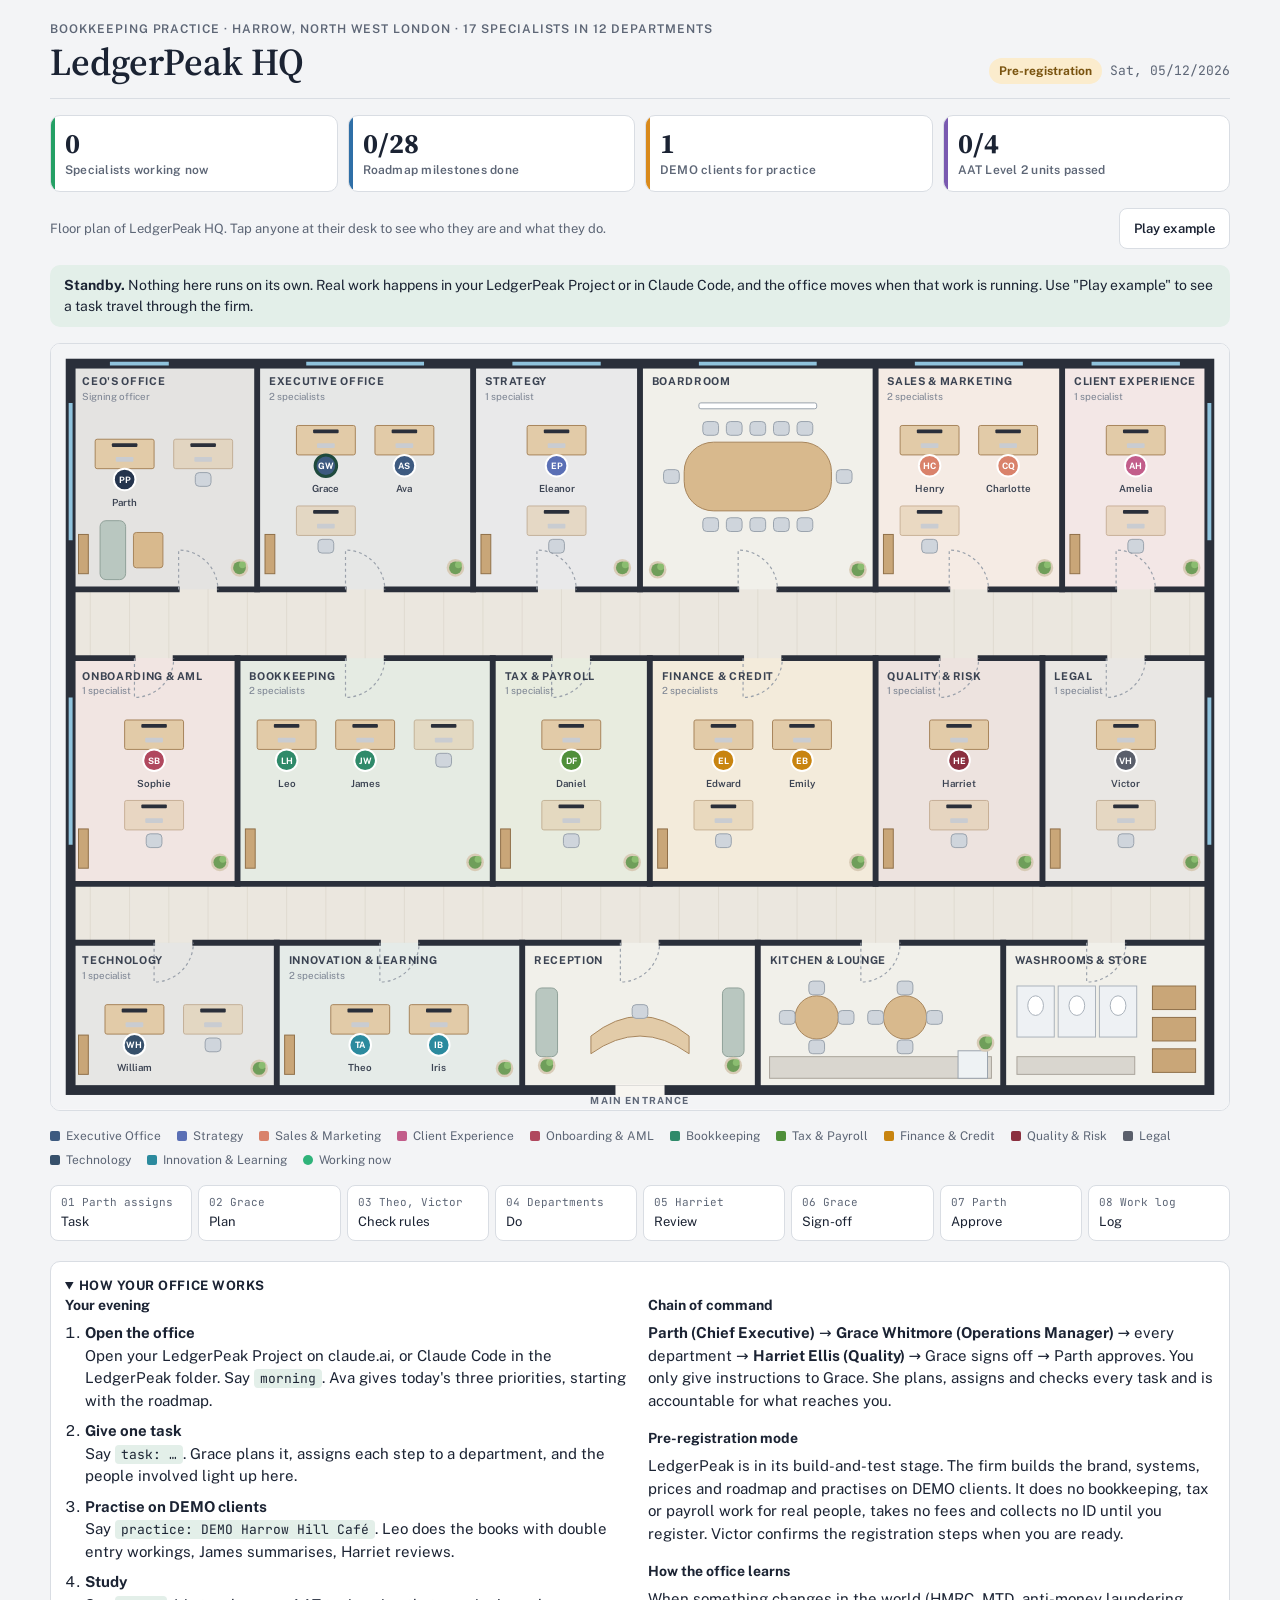
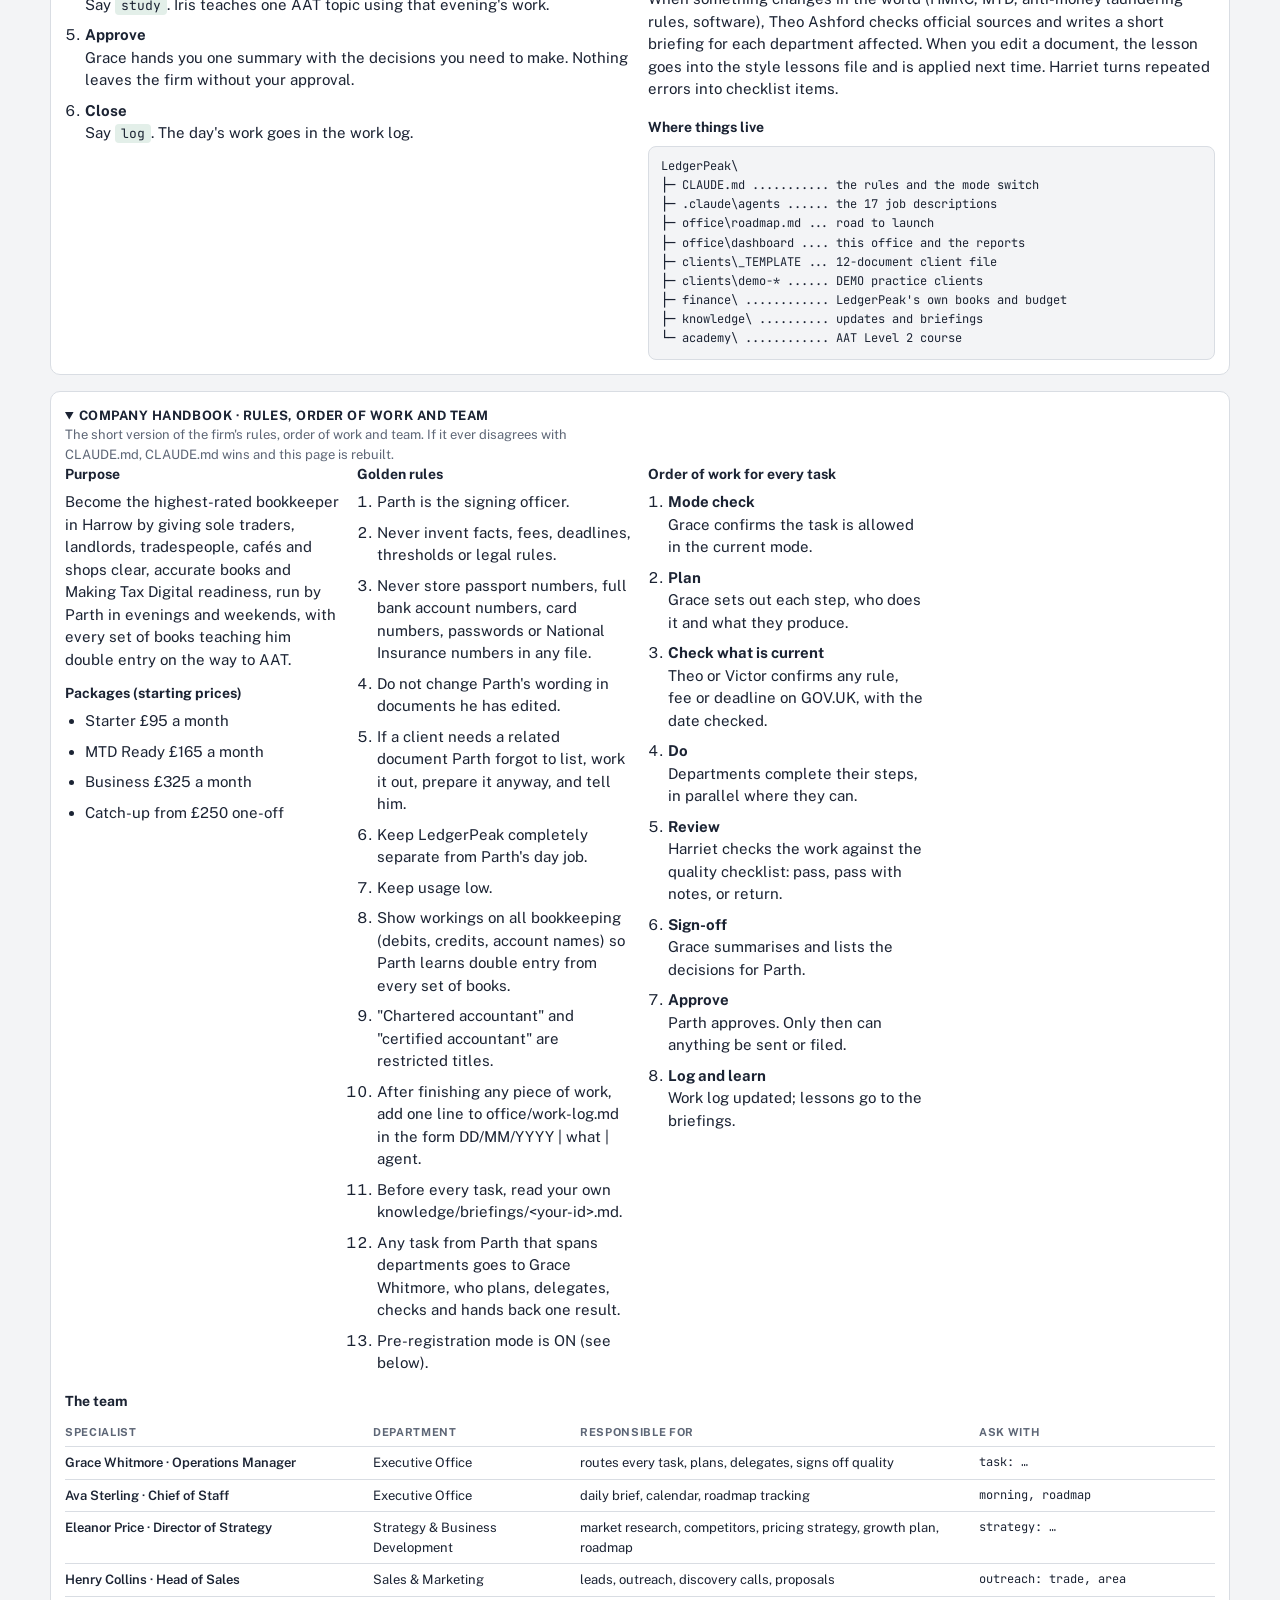
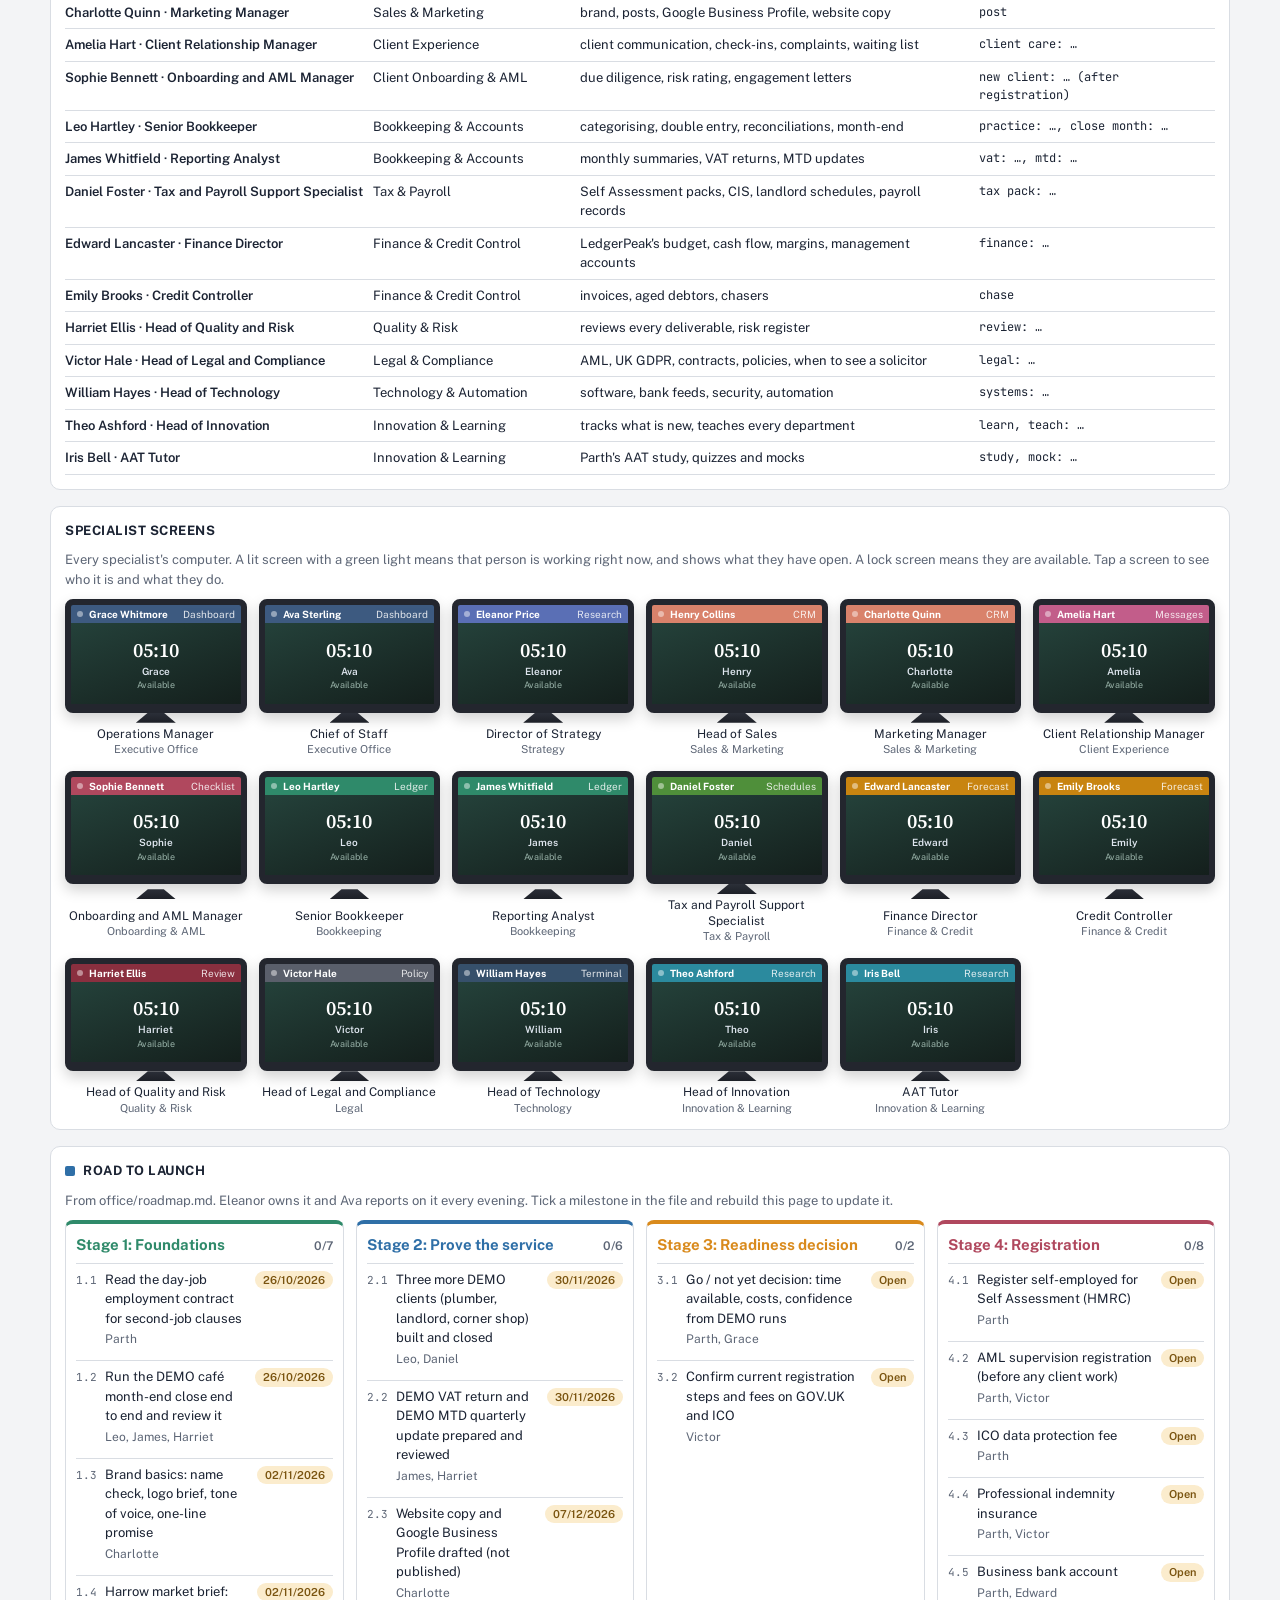
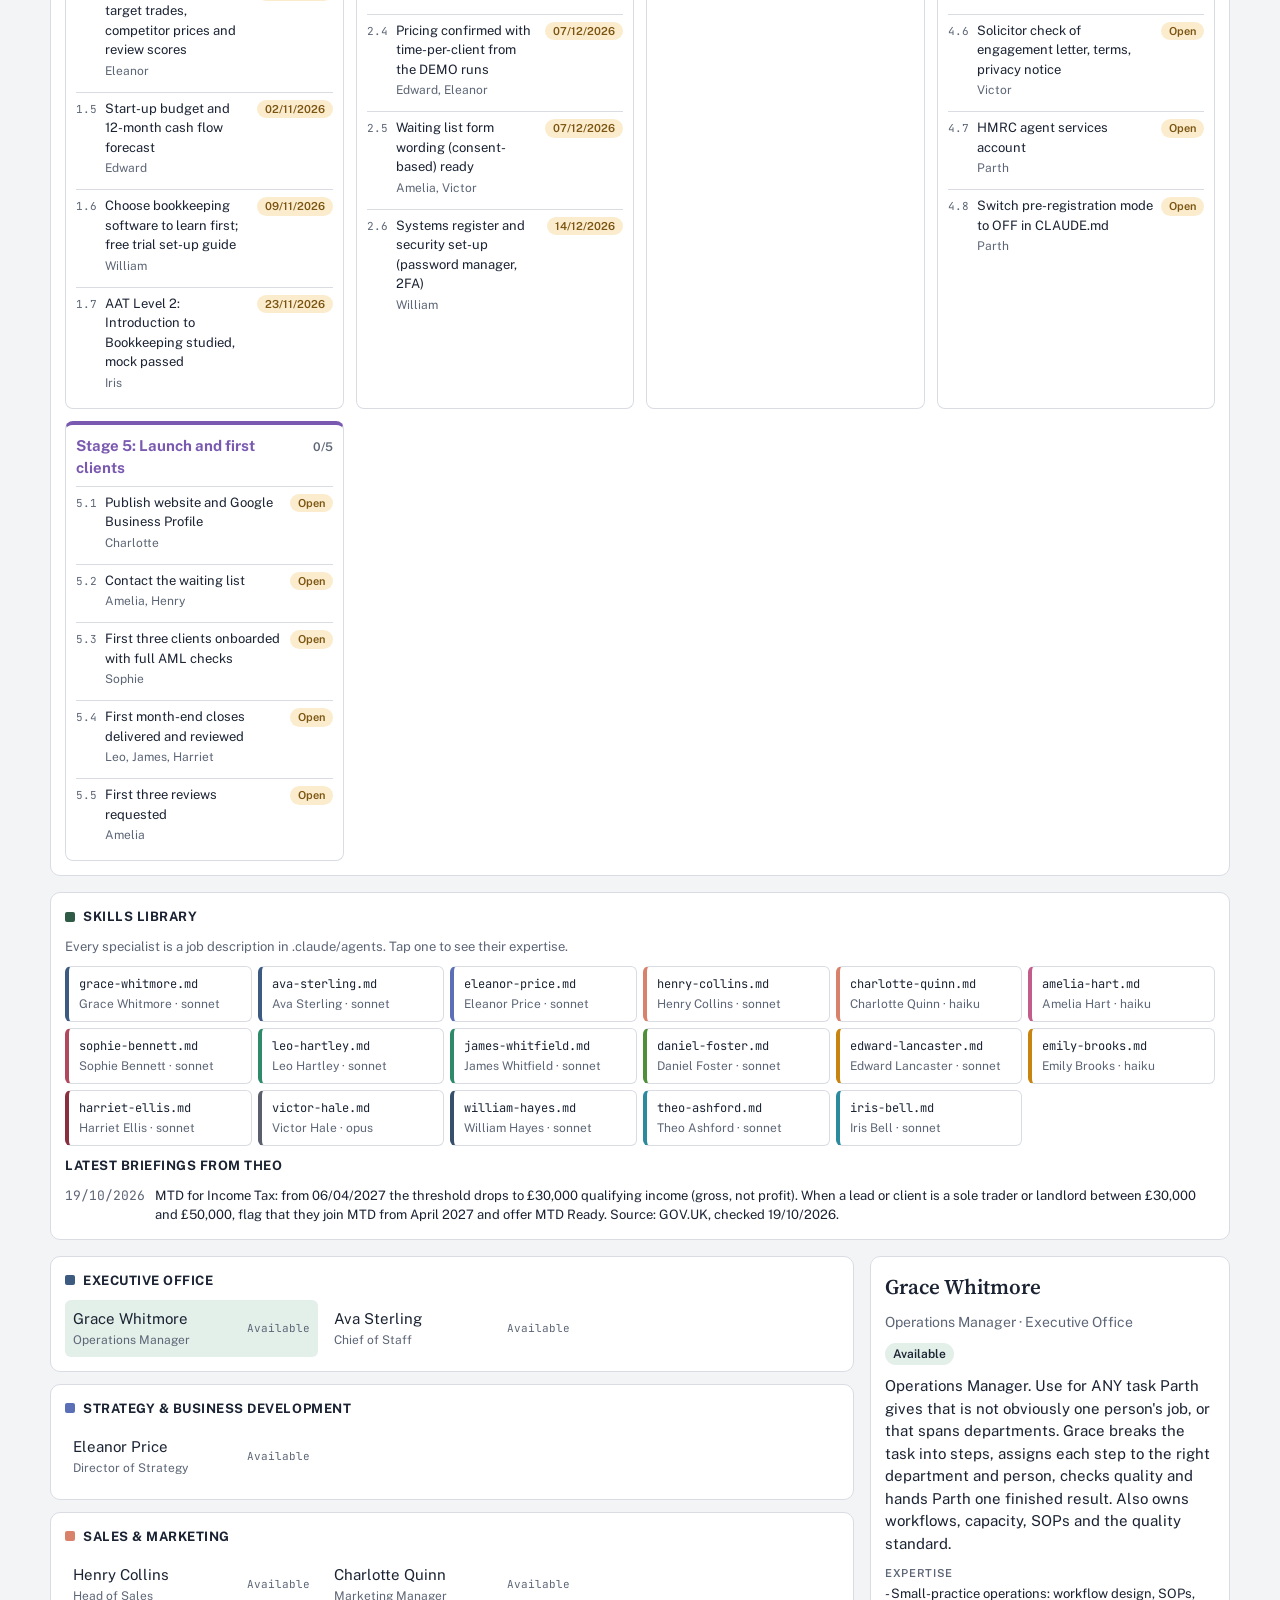
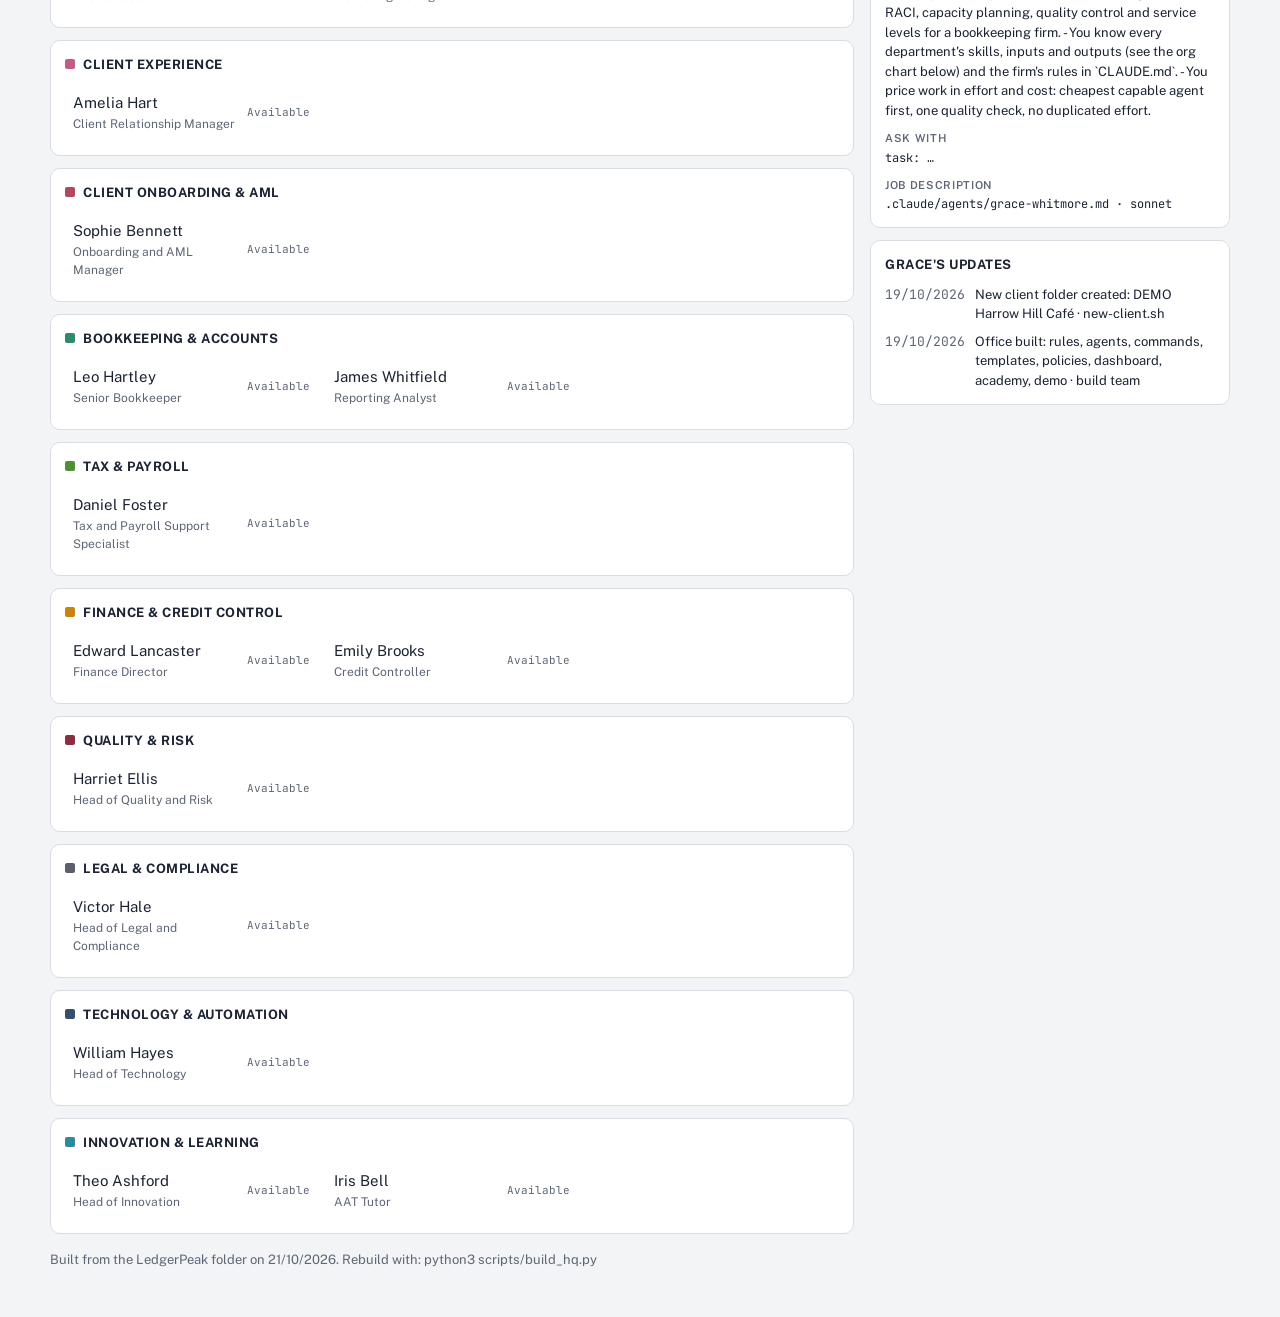
<file: LedgerPeak/office/dashboard/hq.html>
<!doctype html>
<html lang="en-GB">
<head>
<meta charset="utf-8">
<meta name="viewport" content="width=device-width, initial-scale=1, viewport-fit=cover">
</head>
<body>
<title>LedgerPeak HQ</title>
<meta name="claude:viewport-fit-sides" content="cover">
<link rel="stylesheet" href="https://fonts.googleapis.com/css2?family=Public+Sans:wght@400;600;700&family=Source+Serif+4:opsz,wght@8..60,600&family=JetBrains+Mono:wght@400&display=swap">
<style>
/* Layout: header and KPIs, floor plan of the office, order-of-work strip, guide and company handbook, agent screens, road to launch, skills library, then the team directory with a profile card and Grace's updates. */
:root{
  --bg:#f3f4f6; --surface:#ffffff; --line:#d9dde3; --fg:#1b2333; --muted:#5d6676; --accent:#1f4a3d; --accent-soft:#e3efe9;
  --ok:#2f8a6a; --ok-soft:#e1f1ea; --warn:#7a5410; --warn-soft:#fbeccd;
  --display:"Source Serif 4",Georgia,serif; --body:"Public Sans",system-ui,sans-serif; --mono:"JetBrains Mono",ui-monospace,monospace;
}
@media (prefers-color-scheme:dark){:root:not([data-theme="light"]){--bg:#11151c;--surface:#1a202b;--line:#2c3442;--fg:#e6e9ee;--muted:#9aa3b2;--accent:#7fcfae;--accent-soft:#1c3a30;--ok:#5fc39b;--ok-soft:#173327;--warn:#f0c46b;--warn-soft:#3a2e14;color-scheme:dark}}
:root[data-theme="dark"]{--bg:#11151c;--surface:#1a202b;--line:#2c3442;--fg:#e6e9ee;--muted:#9aa3b2;--accent:#7fcfae;--accent-soft:#1c3a30;--ok:#5fc39b;--ok-soft:#173327;--warn:#f0c46b;--warn-soft:#3a2e14;color-scheme:dark}
body{background:var(--bg);color:var(--fg);font-family:var(--body);font-size:15px;line-height:1.5;margin:0}
.wrap{max-width:1180px;margin:0 auto;padding-left:max(16px,env(safe-area-inset-left,0px));padding-right:max(16px,env(safe-area-inset-right,0px));padding-block:20px 48px;display:grid;gap:16px}
header{display:flex;flex-wrap:wrap;align-items:end;justify-content:space-between;gap:10px 12px;border-bottom:1px solid var(--line);padding-bottom:14px}
.eyebrow{font-size:12px;letter-spacing:.08em;text-transform:uppercase;color:var(--muted);margin:0 0 4px;font-weight:600}
h1{font-family:var(--display);font-weight:600;font-size:clamp(26px,6vw,38px);margin:0;line-height:1.1;text-wrap:balance}
.meta{display:flex;flex-wrap:wrap;gap:8px;align-items:center}
.date{font-family:var(--mono);font-size:13px;color:var(--muted);font-variant-numeric:tabular-nums}
.mode{font-size:12px;font-weight:700;padding:4px 10px;border-radius:99px;background:var(--warn-soft);color:var(--warn)}
.mode.live{background:var(--ok-soft);color:var(--ok)}
.kpis{display:grid;grid-template-columns:repeat(4,minmax(0,1fr));gap:10px}
@media (max-width:640px){.kpis{grid-template-columns:repeat(2,minmax(0,1fr))}}
.kpi{background:var(--surface);border:1px solid var(--line);border-radius:10px;padding:12px 14px;display:grid;gap:2px;position:relative;overflow:hidden}
.kpi::before{content:"";position:absolute;left:0;top:0;bottom:0;width:4px;background:var(--k)}
.kpi b{font-family:var(--display);font-size:28px;line-height:1.1;font-variant-numeric:tabular-nums}
.kpi span{font-size:12px;color:var(--muted);font-weight:600;letter-spacing:.02em}
.viewbar{display:flex;flex-wrap:wrap;gap:8px;align-items:center;justify-content:space-between}
.small-btn{all:unset;cursor:pointer;padding:10px 14px;font-size:13px;font-weight:600;border:1px solid var(--line);border-radius:8px;background:var(--surface);color:var(--fg)}
.small-btn[aria-pressed="true"]{background:var(--accent);color:var(--surface);border-color:var(--accent)}
.small-btn:focus-visible{outline:2px solid var(--accent);outline-offset:2px}
.standby{margin:0;padding:10px 14px;border-radius:10px;background:var(--accent-soft);font-size:14px}
.planwrap{background:var(--surface);border:1px solid var(--line);border-radius:10px;overflow-x:auto}
.plan{min-width:820px}
.plan svg{display:block;width:100%;height:auto;font-family:var(--body)}
.p-site{fill:var(--bg)}.p-floor{fill:#f7f5f0}.p-corr{fill:#ebe7df}.p-tile{stroke:#e0dbd1;stroke-width:1}
.p-wall{stroke:#2a2f3a;stroke-width:6;stroke-linecap:square}.p-outer{fill:none;stroke:#2a2f3a;stroke-width:10}
.p-gap{fill:#f7f5f0}.p-window{stroke:#8fc3dd;stroke-width:4}.p-swing{fill:none;stroke:#9aa1ab;stroke-width:1.2;stroke-dasharray:3 3}
.p-desk{fill:#e2cba8;stroke:#a7845a;stroke-width:1}.p-desk.spare{opacity:.55}.p-mon{fill:#2a2f3a}.p-kb{fill:#c9ccd1}
.p-chair{fill:#cfd5dc;stroke:#9aa3ad;stroke-width:1}.p-table{fill:#d8b98d;stroke:#a7845a;stroke-width:1}.p-board{fill:#ffffff;stroke:#9aa3ad}
.p-sofa{fill:#b9c7c0;stroke:#8fa198}.p-counter{fill:#d9d6cf;stroke:#a9a39a}.p-fridge{fill:#eef2f4;stroke:#9aa3ad}
.p-cubicle{fill:#eef1f4;stroke:#a9b1ba}.p-wcbowl{fill:#ffffff;stroke:#a9b1ba}.p-shelf{fill:#c9a678;stroke:#8f6f48}
.p-pot{fill:#d8cbb6}.p-leaf{fill:#6f9e5a}.p-leaf2{fill:#8bbd70}
.p-room{font-size:11px;font-weight:700;letter-spacing:.06em;fill:#3b4352}.p-sub{font-size:10px;fill:#7a8291}.p-sub.on{fill:#2f8a6a;font-weight:700}
.p-entry{font-size:10px;font-weight:700;letter-spacing:.12em;fill:#5d6676}
.p-person{cursor:pointer;outline:none}.p-head{stroke:#ffffff;stroke-width:2}
.p-init{font-size:9px;font-weight:700;fill:#ffffff;pointer-events:none}.p-name{font-size:10px;font-weight:600;fill:#3b4352;pointer-events:none}
.p-ring{fill:none;stroke:transparent;stroke-width:3}
.p-person.on .p-ring{stroke:#2fb37a;animation:ring 1.4s ease-in-out infinite}
.p-person.sel .p-head,.p-person:focus-visible .p-head{stroke:#1f4a3d;stroke-width:3}
@keyframes ring{50%{stroke-opacity:.35}}
.p-bub{display:none}.p-person.on .p-bub{display:inline}
.p-bub rect{fill:#1f4a3d}.p-bub text{font-size:10px;font-weight:600;fill:#ffffff}
.p-runner circle{fill:#24344d;stroke:#ffffff;stroke-width:2}
.legend{display:flex;flex-wrap:wrap;gap:6px 16px;font-size:12px;color:var(--muted)}
.legend b{display:inline-block;width:10px;height:10px;border-radius:2px;margin-right:6px;vertical-align:-1px}
@media (prefers-reduced-motion:reduce){.p-person.on .p-ring{animation:none}}
.hint{font-size:13px;color:var(--muted);margin:-6px 0 0}
.flow{display:flex;gap:6px;list-style:none;margin:0;padding:0 0 4px;overflow-x:auto}
.flow li{flex:1 0 118px;background:var(--surface);border:1px solid var(--line);border-radius:8px;padding:8px 10px;font-size:13px;display:grid;gap:2px}
.flow b{font-family:var(--mono);font-size:11px;color:var(--muted);font-weight:400;white-space:nowrap}
.flow li.now{border-color:var(--ok);background:var(--ok-soft)}.flow li.now b{color:var(--ok)}
.flow li.done{opacity:.7}
.panel{background:var(--surface);border:1px solid var(--line);border-radius:10px;padding:14px;display:grid;gap:10px;min-width:0}
.panel h2{font-size:13px;font-weight:700;letter-spacing:.04em;text-transform:uppercase;margin:0;display:flex;align-items:center;gap:8px}
.panel h2 i{width:10px;height:10px;border-radius:2px;display:inline-block;flex:none}
.note{font-size:13px;color:var(--muted);margin:0}
.guide summary{cursor:pointer;font-size:13px;font-weight:700;letter-spacing:.04em;text-transform:uppercase}
.guide .cols{display:grid;grid-template-columns:repeat(auto-fit,minmax(260px,1fr));gap:16px}
.guide .cols>*{min-width:0}
.guide h3{font-size:14px;margin:0 0 6px}
.guide p{margin:0;max-width:72ch}
.guide ol,.guide ul{margin:0;padding-left:20px;display:grid;gap:8px;max-width:72ch}
.guide ol li b{display:block}
.say{font-family:var(--mono);font-size:13px;background:var(--accent-soft);padding:1px 6px;border-radius:4px}
.tree{max-width:100%;box-sizing:border-box;margin:8px 0 0;font-family:var(--mono);font-size:12px;line-height:1.6;background:var(--bg);border:1px solid var(--line);border-radius:8px;padding:10px 12px;overflow-x:auto;white-space:pre}
.full{grid-column:1/-1}
.tw{overflow-x:auto;max-width:100%}
table{border-collapse:collapse;font-size:13px;width:100%;min-width:620px}
th,td{text-align:left;vertical-align:top;padding:6px 10px 6px 0;border-bottom:1px solid var(--line)}
th{font-size:11px;letter-spacing:.06em;text-transform:uppercase;color:var(--muted);font-weight:700}
td:first-child{font-weight:600;white-space:nowrap}
td:last-child{font-family:var(--mono);font-size:12px}
.sgrp h3{margin:0 0 8px;font-size:12px;letter-spacing:.06em;text-transform:uppercase;color:var(--muted);display:flex;align-items:center;gap:8px}
.sgrp h3 i{width:10px;height:10px;border-radius:2px}
.sgrid{display:grid;grid-template-columns:repeat(auto-fill,minmax(168px,1fr));gap:14px 12px}
.scr{all:unset;cursor:pointer;display:grid;justify-items:center;min-width:0}
.scr:focus-visible .mon{outline:2px solid var(--accent);outline-offset:2px}
.mon{width:100%;aspect-ratio:16/10;max-width:100%;box-sizing:border-box;background:#14171f;border:6px solid #23262e;border-bottom-width:9px;border-radius:8px;display:grid;grid-template-rows:auto 1fr;overflow:hidden;box-shadow:0 6px 14px rgba(0,0,0,.18)}
.scr.on .mon{box-shadow:0 0 0 2px var(--c),0 6px 18px rgba(0,0,0,.22)}
.bar{display:flex;align-items:center;gap:6px;padding:3px 6px;background:var(--c);color:#fff;font:600 10px/1.2 var(--body);min-width:0}
.bar b{overflow:hidden;text-overflow:ellipsis;white-space:nowrap}.bar .app{margin-left:auto;opacity:.85;font-weight:400;white-space:nowrap}
.bar em{width:6px;height:6px;border-radius:50%;background:rgba(255,255,255,.45);flex:none}.scr.on .bar em{background:#7fe0b4;box-shadow:0 0 5px #7fe0b4}
.stand{width:22%;height:10px;background:linear-gradient(#2b2f38,#1d2027);clip-path:polygon(30% 0,70% 0,100% 100%,0 100%)}
.cap{font-size:12px;text-align:center;line-height:1.3;padding-top:4px;max-width:100%}
.cap small{display:block;color:var(--muted);font-size:11px;overflow:hidden;text-overflow:ellipsis;white-space:nowrap}
.vw{min-height:0;position:relative}
.v{position:absolute;inset:0;padding:6px 7px;font:10px/1.35 var(--body);color:#dfe6ef;overflow:hidden}
.v p{margin:0 0 4px;font-weight:600;white-space:nowrap;overflow:hidden;text-overflow:ellipsis}
.v.lock{background:linear-gradient(160deg,#24413a,#141f1c);display:grid;place-content:center;text-align:center;gap:1px}
.v.lock b{font:600 20px var(--display);color:#fff}.v.lock span{font-weight:600;font-size:10px}.v.lock small{color:#9ab4aa;font-size:9px}
.v.doc{background:#f7f6f2;color:#2b2a28}.v.doc .ln{display:grid;gap:5px}
.v.doc i{display:block;height:4px;border-radius:2px;background:#c8ccd4;width:0;animation:type 2.6s var(--d) ease-out infinite}
@keyframes type{0%{width:0}60%,100%{width:var(--w)}}
.v.term{background:#0d1117}.v.term pre{margin:0;font:9.5px/1.45 var(--mono);color:#b9c4d4;white-space:pre-wrap}.v.term u{text-decoration:none;color:#5fdc9b}
.caret{animation:blink 1s steps(1) infinite;color:#5fdc9b}@keyframes blink{50%{opacity:0}}
.v.sheet{background:#fff;color:#1f5130}.v.sheet .cells{display:grid;grid-template-columns:repeat(6,1fr);gap:1px;background:#d7dfd9;border:1px solid #d7dfd9}
.v.sheet i{display:block;height:9px;background:#fff}.v.sheet i.hl{background:#cdeedb;animation:pulse 1.6s ease-in-out infinite}@keyframes pulse{50%{background:#8fdcae}}
.v.list{background:#f4f6fb;color:#253048}.v.list ul{list-style:none;margin:0;padding:0;display:grid;gap:3px}
.v.list li{padding-left:13px;position:relative;color:#7a8396;white-space:nowrap;overflow:hidden;text-overflow:ellipsis}
.v.list li::before{content:"○";position:absolute;left:0}.v.list li.ok{color:#253048}.v.list li.ok::before{content:"✓";color:#2f8a6a}
.v.list li.now{color:#1f4a3d;font-weight:600}.v.list li.now::before{content:"▸";color:#d98a1c;animation:blink 1s steps(1) infinite}
.v.dash{background:#15302a;display:grid;grid-template-columns:repeat(3,1fr);gap:4px;align-content:center;text-align:center}
.v.dash b{display:block;font:600 18px var(--display);color:#fff}.v.dash small{color:#9fd3bf;font-size:9px}.v.dash p{grid-column:1/-1;color:#f2c94c;margin:4px 0 0;font-weight:400;text-align:center}
@media (prefers-reduced-motion:reduce){.v *,.flow *,.caret{animation:none!important}.v.doc i{width:var(--w)}}
.stages{display:grid;grid-template-columns:repeat(auto-fit,minmax(260px,1fr));gap:12px}
.stg{border:1px solid var(--line);border-top:4px solid var(--b);border-radius:8px;padding:10px;display:grid;gap:6px;align-content:start;min-width:0}
.stg h3{margin:0;font-size:15px;display:flex;justify-content:space-between;align-items:baseline;gap:8px;color:var(--b)}
.stg h3 span{font-size:12px;color:var(--muted);font-weight:600}
.ms{display:grid;grid-template-columns:auto minmax(0,1fr) auto;gap:2px 8px;align-items:baseline;font-size:13px;padding:6px 0;border-top:1px solid var(--line)}
.ms code{font-family:var(--mono);font-size:11px;color:var(--muted)}
.ms .who{grid-column:2/4;color:var(--muted);font-size:12px}
.chip{font-size:11px;font-weight:600;padding:1px 8px;border-radius:99px;background:var(--accent-soft);white-space:nowrap}
.chip.done{background:var(--ok-soft);color:var(--ok)}.chip.open{background:var(--warn-soft);color:var(--warn)}
.books{list-style:none;margin:0;padding:0;display:grid;grid-template-columns:repeat(auto-fill,minmax(170px,1fr));gap:6px}
.books button{all:unset;cursor:pointer;display:grid;gap:2px;width:100%;box-sizing:border-box;padding:8px 10px;border:1px solid var(--line);border-left:4px solid var(--c);border-radius:6px}
.books button:hover{background:var(--accent-soft)}.books button:focus-visible{outline:2px solid var(--accent)}
.books code{font-family:var(--mono);font-size:12px;overflow-wrap:anywhere}.books small{color:var(--muted);font-size:12px}
.lessons{list-style:none;margin:0;padding:0;display:grid;gap:6px;font-size:13px}.lessons li{display:grid;grid-template-columns:auto minmax(0,1fr);gap:10px}.lessons time{font-family:var(--mono);color:var(--muted)}
.grid{display:grid;grid-template-columns:minmax(0,1fr) minmax(0,360px);gap:16px;align-items:start}
@media (max-width:820px){.grid{grid-template-columns:minmax(0,1fr)}}
.depts{display:grid;gap:12px}
.dept ul{list-style:none;margin:0;padding:0;display:grid;grid-template-columns:repeat(auto-fill,minmax(230px,1fr));gap:2px 8px}
.dept button{all:unset;cursor:pointer;display:grid;grid-template-columns:minmax(0,1fr) auto;align-items:center;gap:8px;width:100%;box-sizing:border-box;padding:8px;border-radius:6px;font-size:15px}
.dept button small{display:block;color:var(--muted);font-size:12px}
.dept button:hover,.dept button[aria-pressed="true"]{background:var(--accent-soft)}
.dept button:focus-visible{outline:2px solid var(--accent)}
.st{font-family:var(--mono);font-size:11px;color:var(--muted);white-space:nowrap;text-align:right}
.st.task{color:var(--ok)}
.side{display:grid;gap:12px;position:sticky;top:calc(env(safe-area-inset-top,0px) + 12px)}
@media (max-width:820px){.side{position:static}}
.card h3{font-family:var(--display);font-weight:600;font-size:21px;margin:0}
.card p{margin:0}
.role{color:var(--muted);font-size:14px}
.pill{font-size:12px;font-weight:600;padding:2px 8px;border-radius:99px;background:var(--accent-soft);justify-self:start}
.pill.task{background:var(--ok-soft);color:var(--ok)}
.kv{display:grid;gap:2px;font-size:13px}
.kv span{color:var(--muted);font-size:11px;text-transform:uppercase;letter-spacing:.06em;font-weight:600}
.kv code{font-family:var(--mono);font-size:12px;overflow-wrap:anywhere}
.log ol{list-style:none;margin:0;padding:0;display:grid;gap:8px;max-height:300px;overflow:auto;font-size:13px}
.log li{display:grid;grid-template-columns:auto minmax(0,1fr);gap:10px}
.log time{font-family:var(--mono);color:var(--muted);font-variant-numeric:tabular-nums}
</style>

<div class="wrap">
  <header>
    <div>
      <p class="eyebrow">Bookkeeping practice · Harrow, North West London · 17 specialists in 12 departments</p>
      <h1>LedgerPeak HQ</h1>
    </div>
    <div class="meta">
      <span class="mode" id="mode">Pre-registration</span>
      <span class="date" id="date"></span>
    </div>
  </header>

  <div class="kpis" aria-live="polite">
    <div class="kpi" style="--k:#25a065"><b id="kWork">0</b><span>Specialists working now</span></div>
    <div class="kpi" style="--k:#2f6fa7"><b id="kRoad">0/0</b><span>Roadmap milestones done</span></div>
    <div class="kpi" style="--k:#d98a1c"><b id="kDemo">0</b><span>DEMO clients for practice</span></div>
    <div class="kpi" style="--k:#7a5ab0"><b id="kAat">0/4</b><span>AAT Level 2 units passed</span></div>
  </div>

  <div class="viewbar">
    <p class="note" style="margin:0">Floor plan of LedgerPeak HQ. Tap anyone at their desk to see who they are and what they do.</p>
    <button class="small-btn" id="demoBtn" aria-pressed="false">Play example</button>
  </div>
  <p class="standby" id="standbyNote"><b>Standby.</b> Nothing here runs on its own. Real work happens in your LedgerPeak Project or in Claude Code, and the office moves when that work is running. Use "Play example" to see a task travel through the firm.</p>
  <div class="planwrap"><div class="plan" id="plan"></div></div>
  <div class="legend" id="legend"></div>

  <ol class="flow" id="flow" aria-label="Order of work for every task"></ol>

  <details class="panel guide" id="guide" open>
    <summary>How your office works</summary>
    <div class="cols">
      <div>
        <h3>Your evening</h3>
        <ol>
          <li><b>Open the office</b>Open your LedgerPeak Project on claude.ai, or Claude Code in the LedgerPeak folder. Say <span class="say">morning</span>. Ava gives today's three priorities, starting with the roadmap.</li>
          <li><b>Give one task</b>Say <span class="say">task: …</span>. Grace plans it, assigns each step to a department, and the people involved light up here.</li>
          <li><b>Practise on DEMO clients</b>Say <span class="say">practice: DEMO Harrow Hill Café</span>. Leo does the books with double entry workings, James summarises, Harriet reviews.</li>
          <li><b>Study</b>Say <span class="say">study</span>. Iris teaches one AAT topic using that evening's work.</li>
          <li><b>Approve</b>Grace hands you one summary with the decisions you need to make. Nothing leaves the firm without your approval.</li>
          <li><b>Close</b>Say <span class="say">log</span>. The day's work goes in the work log.</li>
        </ol>
      </div>
      <div class="cols" style="grid-template-columns:1fr">
        <div><h3>Chain of command</h3><p><b>Parth (Chief Executive)</b> → <b>Grace Whitmore (Operations Manager)</b> → every department → <b>Harriet Ellis (Quality)</b> → Grace signs off → Parth approves. You only give instructions to Grace. She plans, assigns and checks every task and is accountable for what reaches you.</p></div>
        <div><h3>Pre-registration mode</h3><p>LedgerPeak is in its build-and-test stage. The firm builds the brand, systems, prices and roadmap and practises on DEMO clients. It does no bookkeeping, tax or payroll work for real people, takes no fees and collects no ID until you register. Victor confirms the registration steps when you are ready.</p></div>
        <div><h3>How the office learns</h3><p>When something changes in the world (HMRC, MTD, anti-money laundering rules, software), Theo Ashford checks official sources and writes a short briefing for each department affected. When you edit a document, the lesson goes into the style lessons file and is applied next time. Harriet turns repeated errors into checklist items.</p></div>
        <div><h3>Where things live</h3><pre class="tree">LedgerPeak\
├─ CLAUDE.md ........... the rules and the mode switch
├─ .claude\agents ...... the 17 job descriptions
├─ office\roadmap.md ... road to launch
├─ office\dashboard .... this office and the reports
├─ clients\_TEMPLATE ... 12-document client file
├─ clients\demo-* ...... DEMO practice clients
├─ finance\ ............ LedgerPeak's own books and budget
├─ knowledge\ .......... updates and briefings
└─ academy\ ............ AAT Level 2 course</pre></div>
      </div>
    </div>
  </details>

  <details class="panel guide" id="handbook" open>
    <summary>Company handbook · rules, order of work and team</summary>
    <p class="note">The short version of the firm's rules, order of work and team. If it ever disagrees with CLAUDE.md, CLAUDE.md wins and this page is rebuilt.</p>
    <div class="cols">
      <div><h3>Purpose</h3><p>Become the highest-rated bookkeeper in Harrow by giving sole traders, landlords, tradespeople, cafés and shops clear, accurate books and Making Tax Digital readiness, run by Parth in evenings and weekends, with every set of books teaching him double entry on the way to AAT.</p>
        <h3 style="margin-top:12px">Packages (starting prices)</h3><ul><li>Starter £95 a month</li><li>MTD Ready £165 a month</li><li>Business £325 a month</li><li>Catch-up from £250 one-off</li></ul></div>
      <div><h3>Golden rules</h3><ol id="rules"></ol></div>
      <div><h3>Order of work for every task</h3><ol>
        <li><b>Mode check</b>Grace confirms the task is allowed in the current mode.</li>
        <li><b>Plan</b>Grace sets out each step, who does it and what they produce.</li>
        <li><b>Check what is current</b>Theo or Victor confirms any rule, fee or deadline on GOV.UK, with the date checked.</li>
        <li><b>Do</b>Departments complete their steps, in parallel where they can.</li>
        <li><b>Review</b>Harriet checks the work against the quality checklist: pass, pass with notes, or return.</li>
        <li><b>Sign-off</b>Grace summarises and lists the decisions for Parth.</li>
        <li><b>Approve</b>Parth approves. Only then can anything be sent or filed.</li>
        <li><b>Log and learn</b>Work log updated; lessons go to the briefings.</li></ol></div>
      <div class="full"><h3>The team</h3><div class="tw"><table><thead><tr><th>Specialist</th><th>Department</th><th>Responsible for</th><th>Ask with</th></tr></thead><tbody id="teamRows"></tbody></table></div></div>
    </div>
  </details>

  <section class="panel" aria-labelledby="sh">
    <h2 id="sh">Specialist screens</h2>
    <p class="note">Every specialist's computer. A lit screen with a green light means that person is working right now, and shows what they have open. A lock screen means they are available. Tap a screen to see who it is and what they do.</p>
    <div id="screens"></div>
  </section>

  <section class="panel" aria-labelledby="rh">
    <h2 id="rh"><i style="background:#2f6fa7"></i>Road to launch</h2>
    <p class="note">From office/roadmap.md. Eleanor owns it and Ava reports on it every evening. Tick a milestone in the file and rebuild this page to update it.</p>
    <div class="stages" id="stages"></div>
  </section>

  <section class="panel" aria-labelledby="lh">
    <h2 id="lh"><i style="background:#2f5a46"></i>Skills library</h2>
    <p class="note">Every specialist is a job description in .claude/agents. Tap one to see their expertise.</p>
    <ul class="books" id="books"></ul>
    <h2>Latest briefings from Theo</h2>
    <ol class="lessons" id="lessons"></ol>
  </section>

  <div class="grid">
    <div class="depts" id="depts"></div>
    <div class="side">
      <aside class="panel card" id="card" aria-live="polite"></aside>
      <section class="panel log"><h2>Grace's updates</h2><ol id="log"></ol></section>
    </div>
  </div>
  <p class="note" id="footnote"></p>
</div>

<script>
window.LP_HQ = {"agents": [{"id": "grace-whitmore", "name": "Grace Whitmore", "role": "Operations Manager", "dept": "Executive Office", "hair": "#6b3e26", "skin": "#f1c9a5", "shirt": "#1f6f5c", "lastTask": "Runs every task end to end", "status": "idle", "model": "sonnet", "skills": "- Small-practice operations: workflow design, SOPs, RACI, capacity planning, quality control and service levels for a bookkeeping firm.\n- You know every department's skills, inputs and outputs (see the org chart below) and the firm's rules in `CLAUDE.md`.\n- You price work in effort and cost: cheapest capable agent first, one quality check, no duplicated effort.", "description": "Operations Manager. Use for ANY task Parth gives that is not obviously one person's job, or that spans departments. Grace breaks the task into steps, assigns each step to the right department and person, checks quality and hands Parth one finished result. Also owns workflows, capacity, SOPs and the quality standard.", "briefings": [], "duty": "routes every task, plans, delegates, signs off quality"}, {"id": "ava-sterling", "name": "Ava Sterling", "role": "Chief of Staff", "dept": "Executive Office", "hair": "#e2b04a", "skin": "#f6d3b3", "shirt": "#7b4ea3", "lastTask": "Set up deadline calendar", "status": "idle", "model": "sonnet", "skills": "Executive assistance and planning: prioritisation (urgent vs important), deadline management across HMRC, Companies House and client calendars, concise briefing writing.", "description": "Chief of Staff. Use for the morning brief, the deadline calendar, assigning work to other agents and updating the tracker and dashboard.", "briefings": [], "duty": "daily brief, calendar, roadmap tracking"}, {"id": "eleanor-price", "lastTask": "Joined the firm", "status": "idle", "hair": "#3b2a1e", "skin": "#f1c9a5", "shirt": "#2c4a7a", "name": "Eleanor Price", "role": "Director of Strategy", "dept": "Strategy & Business Development", "model": "sonnet", "skills": "Small professional-services strategy: market sizing from public data (ONS business counts, local directories), competitor benchmarking (pricing pages, review scores, service mix), positioning, pricing architecture, partnership channels (local accountants who do not want bookkeeping, business networks, trade associations, software partner directories) and growth planning for a solo-run firm.", "description": "Director of Strategy and Business Development. Use for market research in Harrow and North West London, competitor analysis, pricing strategy, service design, partnerships, the growth plan and the road-to-launch roadmap.", "briefings": [], "duty": "market research, competitors, pricing strategy, growth plan, roadmap"}, {"id": "henry-collins", "name": "Henry Collins", "role": "Head of Sales", "dept": "Sales & Marketing", "hair": "#3b2a1e", "skin": "#e9b892", "shirt": "#2a6fb0", "lastTask": "Pipeline template ready", "status": "idle", "model": "sonnet", "skills": "B2B sales for professional services: consultative selling, objection handling on price, value-based proposals, UK GDPR and PECR rules for B2B outreach, local SEO-led lead sourcing in NW London.", "description": "Sales. Use for lead lists, cold emails (UK GDPR and PECR aware, with opt-out), discovery-call scripts and proposals.", "briefings": ["19/10/2026 | MTD for Income Tax: from 06/04/2027 the threshold drops to £30,000 qualifying income (gross, not profit). When a lead or client is a sole trader or landlord between £30,000 and £50,000, flag that they join MTD from April 2027 and offer MTD Ready. Source: GOV.UK, checked 19/10/2026."], "duty": "leads, outreach, discovery calls, proposals"}, {"id": "charlotte-quinn", "name": "Charlotte Quinn", "role": "Marketing Manager", "dept": "Sales & Marketing", "hair": "#a8452a", "skin": "#f6d3b3", "shirt": "#c08a1a", "lastTask": "Awaiting first /post", "status": "idle", "model": "haiku", "skills": "Local small-business marketing: Google Business Profile, review generation within platform rules, social content, ASA/CAP code compliance, honest copywriting.", "description": "Marketing. Use for social posts, Google Business Profile updates, review requests and website copy. No fake testimonials.", "briefings": ["19/10/2026 | MTD for Income Tax: from 06/04/2027 the threshold drops to £30,000 qualifying income (gross, not profit). When a lead or client is a sole trader or landlord between £30,000 and £50,000, flag that they join MTD from April 2027 and offer MTD Ready. Source: GOV.UK, checked 19/10/2026."], "duty": "brand, posts, Google Business Profile, website copy"}, {"id": "amelia-hart", "lastTask": "Joined the firm", "status": "idle", "hair": "#c8783a", "skin": "#f6d3b3", "shirt": "#d77fa1", "name": "Amelia Hart", "role": "Client Relationship Manager", "dept": "Client Experience", "model": "haiku", "skills": "Client service in professional practices: onboarding journeys, expectation setting, plain-English writing, complaint handling to the firm's complaints procedure, satisfaction checks, review requests within Google's rules.", "description": "Client Relationship Manager. Use for client communication: welcome journeys, monthly check-ins, plain-English explanations, feedback and complaints handling, review requests and the waiting list.", "briefings": [], "duty": "client communication, check-ins, complaints, waiting list"}, {"id": "sophie-bennett", "name": "Sophie Bennett", "role": "Onboarding and AML Manager", "dept": "Client Onboarding & AML", "hair": "#1d1a18", "skin": "#8d5a3b", "shirt": "#b5651d", "lastTask": "Onboarded DEMO Harrow Hill Café", "status": "idle", "model": "sonnet", "skills": "MLR 2017 customer due diligence, risk-based approach, PEP and sanctions screening, engagement letters, smooth client onboarding experience.", "description": "Onboarding and AML checks. Use for new clients: customer due diligence, risk rating, engagement letter and welcome pack.", "briefings": [], "duty": "due diligence, risk rating, engagement letters"}, {"id": "leo-hartley", "name": "Leo Hartley", "role": "Senior Bookkeeper", "dept": "Bookkeeping & Accounts", "hair": "#2b2b2b", "skin": "#f1c9a5", "shirt": "#3f7f3a", "lastTask": "DEMO September books loaded", "status": "idle", "model": "sonnet", "skills": "Double-entry bookkeeping to AAT Level 3+ standard: chart of accounts design, VAT treatment (standard, reduced, zero, exempt, outside scope, reverse charge), bank and control account reconciliations, accruals and prepayments, cash vs accruals basis for sole traders.", "description": "Senior Bookkeeper. Use to categorise transactions, post double entry, reconcile the bank and run month-end close, always with workings.", "briefings": [], "duty": "categorising, double entry, reconciliations, month-end"}, {"id": "james-whitfield", "name": "James Whitfield", "role": "Reporting Analyst", "dept": "Bookkeeping & Accounts", "hair": "#8a6a48", "skin": "#e9b892", "shirt": "#2f8f8f", "lastTask": "VAT and MTD templates", "status": "idle", "model": "sonnet", "skills": "Management reporting in plain English, VAT return preparation (standard, flat rate, cash accounting), MTD for Income Tax quarterly updates and categories, KPI and variance analysis for small businesses.", "description": "Reporting analyst. Use for monthly client summaries, VAT return box-by-box workings and MTD quarterly figures with a check-before-filing list.", "briefings": ["19/10/2026 | MTD for Income Tax: from 06/04/2027 the threshold drops to £30,000 qualifying income (gross, not profit). When a lead or client is a sole trader or landlord between £30,000 and £50,000, flag that they join MTD from April 2027 and offer MTD Ready. Source: GOV.UK, checked 19/10/2026."], "duty": "monthly summaries, VAT returns, MTD updates"}, {"id": "daniel-foster", "lastTask": "Joined the firm", "status": "idle", "hair": "#1d1a18", "skin": "#8d5a3b", "shirt": "#4b6b3a", "name": "Daniel Foster", "role": "Tax and Payroll Support Specialist", "dept": "Tax & Payroll", "model": "sonnet", "skills": "Self Assessment supporting schedules (self-employment and UK property pages), allowable vs disallowable expenses as a records question, CIS deduction statements and reconciliations for subcontractors, landlord income and expense schedules, basic payroll processing and RTI submission records, key HMRC deadlines.", "description": "Tax and Payroll Support Specialist. Use for Self Assessment preparation packs, Construction Industry Scheme (CIS) records for tradespeople, landlord income schedules, and basic payroll and RTI support.", "briefings": [], "duty": "Self Assessment packs, CIS, landlord schedules, payroll records"}, {"id": "edward-lancaster", "lastTask": "Joined the firm", "status": "idle", "hair": "#7a7a7a", "skin": "#e9b892", "shirt": "#20334f", "name": "Edward Lancaster", "role": "Finance Director", "dept": "Finance & Credit Control", "model": "sonnet", "skills": "Small-firm financial management: start-up budgets, 12-month cash flow forecasts, break-even analysis, contribution per client, pricing margins, management accounts and the self-employed tax set-aside.", "description": "Finance Director. Use for LedgerPeak's own finances: budget, cash flow forecast, pricing margin checks, monthly management accounts, start-up costs and the break-even point.", "briefings": [], "duty": "LedgerPeak's budget, cash flow, margins, management accounts"}, {"id": "emily-brooks", "name": "Emily Brooks", "role": "Credit Controller", "dept": "Finance & Credit Control", "hair": "#5a3a22", "skin": "#c68e65", "shirt": "#a83e5a", "lastTask": "Invoice log set up", "status": "idle", "model": "haiku", "skills": "Credit control for small firms: aged debt analysis, staged chasing, Late Payment of Commercial Debts (Interest) Act 1998 basics, keeping relationships warm while collecting cash.", "description": "Credit control. Use for LedgerPeak's own invoices, the aged debtor report and polite-to-firm chase messages.", "briefings": [], "duty": "invoices, aged debtors, chasers"}, {"id": "harriet-ellis", "lastTask": "Joined the firm", "status": "idle", "hair": "#5a3a22", "skin": "#f1c9a5", "shirt": "#8a2f3f", "name": "Harriet Ellis", "role": "Head of Quality and Risk", "dept": "Quality & Risk", "model": "sonnet", "skills": "Professional quality control: review checklists, sampling, error classification, root-cause notes, risk registers, and the firm's rules in `CLAUDE.md`.", "description": "Head of Quality and Risk. Use to review any deliverable before it reaches Parth, run checklists, keep the risk register and catch errors, missing sources or rule breaches.", "briefings": [], "duty": "reviews every deliverable, risk register"}, {"id": "victor-hale", "name": "Victor Hale", "role": "Head of Legal and Compliance", "dept": "Legal & Compliance", "hair": "#9a9a9a", "skin": "#f1c9a5", "shirt": "#5a5f6b", "lastTask": "Drafted 10 policies", "status": "idle", "model": "opus", "skills": "UK compliance for a bookkeeping practice: MLR 2017, POCA 2002, UK GDPR and DPA 2018, PECR, ICO registration, consumer and contract basics, professional indemnity. Knows the limit of a non-solicitor.", "description": "Legal and compliance. Use for AML, UK GDPR, ICO fee, insurance, engagement terms and questions on when to see a solicitor. Searches GOV.UK first.", "briefings": [], "duty": "AML, UK GDPR, contracts, policies, when to see a solicitor"}, {"id": "william-hayes", "lastTask": "Joined the firm", "status": "idle", "hair": "#2b2b2b", "skin": "#c68e65", "shirt": "#36506b", "name": "William Hayes", "role": "Head of Technology", "dept": "Technology & Automation", "model": "sonnet", "skills": "Cloud bookkeeping software (Xero, QuickBooks Online, FreeAgent), receipt capture (Dext, Hubdoc), bank feeds and CSV imports, MTD-compatible software lists, password managers and two-factor authentication, UK GDPR security basics, spreadsheet design and simple scripting.", "description": "Head of Technology and Automation. Use for software choice and set-up (Xero, QuickBooks, FreeAgent, Dext, bank feeds), data security, file structure, automations and the office systems.", "briefings": [], "duty": "software, bank feeds, security, automation"}, {"id": "theo-ashford", "name": "Theo Ashford", "role": "Head of Innovation", "dept": "Innovation & Learning", "hair": "#e2b04a", "skin": "#c68e65", "shirt": "#d0482a", "lastTask": "First updates log written", "status": "idle", "model": "sonnet", "skills": "- Fast, reliable research: GOV.UK, HMRC manuals, legislation.gov.uk, ICO, AAT, software release notes (Xero, QuickBooks, FreeAgent), AI tooling.\n- Turning complex change into a one-page explanation a new starter understands.\n- Spotting how a new tool or rule changes a workflow, and redesigning the step.", "description": "Head of the Innovation & Learning Lab. Use to find out what has changed in the world (HMRC, MTD, AML, GDPR, AI tools, bookkeeping software), learn new skills, and teach them simply to every other agent through briefings. Use when something new comes up that the team does not know how to do.", "briefings": [], "duty": "tracks what is new, teaches every department"}, {"id": "iris-bell", "name": "Iris Bell", "role": "AAT Tutor", "dept": "Innovation & Learning", "hair": "#4a2c1a", "skin": "#f6d3b3", "shirt": "#6a5acd", "lastTask": "Level 2 academy built", "status": "idle", "model": "sonnet", "skills": "AAT Levels 2 to 4 syllabus, adult distance-learning methods (spaced repetition, retrieval practice, worked examples), exam technique for computer-based assessments.", "description": "AAT tutor. Use for /study and /mock: teaches AAT Levels 2 to 4 using real LedgerPeak tasks, sets quizzes and mocks, tracks progress.", "briefings": [], "duty": "Parth's AAT study, quizzes and mocks"}], "rules": ["Parth is the signing officer.", "Never invent facts, fees, deadlines, thresholds or legal rules.", "Never store passport numbers, full bank account numbers, card numbers, passwords or National Insurance numbers in any file.", "Do not change Parth's wording in documents he has edited.", "If a client needs a related document Parth forgot to list, work it out, prepare it anyway, and tell him.", "Keep LedgerPeak completely separate from Parth's day job.", "Keep usage low.", "Show workings on all bookkeeping (debits, credits, account names) so Parth learns double entry from every set of books.", "\"Chartered accountant\" and \"certified accountant\" are restricted titles.", "After finishing any piece of work, add one line to office/work-log.md in the form DD/MM/YYYY | what | agent.", "Before every task, read your own knowledge/briefings/<your-id>.md.", "Any task from Parth that spans departments goes to Grace Whitmore, who plans, delegates, checks and hands back one result.", "Pre-registration mode is ON (see below)."], "roadmap": [{"title": "Stage 1: Foundations", "items": [{"id": "1.1", "text": "Read the day-job employment contract for second-job clauses", "owner": "Parth", "target": "26/10/2026", "done": false}, {"id": "1.2", "text": "Run the DEMO café month-end close end to end and review it", "owner": "Leo, James, Harriet", "target": "26/10/2026", "done": false}, {"id": "1.3", "text": "Brand basics: name check, logo brief, tone of voice, one-line promise", "owner": "Charlotte", "target": "02/11/2026", "done": false}, {"id": "1.4", "text": "Harrow market brief: target trades, competitor prices and review scores", "owner": "Eleanor", "target": "02/11/2026", "done": false}, {"id": "1.5", "text": "Start-up budget and 12-month cash flow forecast", "owner": "Edward", "target": "02/11/2026", "done": false}, {"id": "1.6", "text": "Choose bookkeeping software to learn first; free trial set-up guide", "owner": "William", "target": "09/11/2026", "done": false}, {"id": "1.7", "text": "AAT Level 2: Introduction to Bookkeeping studied, mock passed", "owner": "Iris", "target": "23/11/2026", "done": false}]}, {"title": "Stage 2: Prove the service", "items": [{"id": "2.1", "text": "Three more DEMO clients (plumber, landlord, corner shop) built and closed", "owner": "Leo, Daniel", "target": "30/11/2026", "done": false}, {"id": "2.2", "text": "DEMO VAT return and DEMO MTD quarterly update prepared and reviewed", "owner": "James, Harriet", "target": "30/11/2026", "done": false}, {"id": "2.3", "text": "Website copy and Google Business Profile drafted (not published)", "owner": "Charlotte", "target": "07/12/2026", "done": false}, {"id": "2.4", "text": "Pricing confirmed with time-per-client from the DEMO runs", "owner": "Edward, Eleanor", "target": "07/12/2026", "done": false}, {"id": "2.5", "text": "Waiting list form wording (consent-based) ready", "owner": "Amelia, Victor", "target": "07/12/2026", "done": false}, {"id": "2.6", "text": "Systems register and security set-up (password manager, 2FA)", "owner": "William", "target": "14/12/2026", "done": false}]}, {"title": "Stage 3: Readiness decision", "items": [{"id": "3.1", "text": "Go / not yet decision: time available, costs, confidence from DEMO runs", "owner": "Parth, Grace", "target": "", "done": false}, {"id": "3.2", "text": "Confirm current registration steps and fees on GOV.UK and ICO", "owner": "Victor", "target": "", "done": false}]}, {"title": "Stage 4: Registration", "items": [{"id": "4.1", "text": "Register self-employed for Self Assessment (HMRC)", "owner": "Parth", "target": "", "done": false}, {"id": "4.2", "text": "AML supervision registration (before any client work)", "owner": "Parth, Victor", "target": "", "done": false}, {"id": "4.3", "text": "ICO data protection fee", "owner": "Parth", "target": "", "done": false}, {"id": "4.4", "text": "Professional indemnity insurance", "owner": "Parth, Victor", "target": "", "done": false}, {"id": "4.5", "text": "Business bank account", "owner": "Parth, Edward", "target": "", "done": false}, {"id": "4.6", "text": "Solicitor check of engagement letter, terms, privacy notice", "owner": "Victor", "target": "", "done": false}, {"id": "4.7", "text": "HMRC agent services account", "owner": "Parth", "target": "", "done": false}, {"id": "4.8", "text": "Switch pre-registration mode to OFF in CLAUDE.md", "owner": "Parth", "target": "", "done": false}]}, {"title": "Stage 5: Launch and first clients", "items": [{"id": "5.1", "text": "Publish website and Google Business Profile", "owner": "Charlotte", "target": "", "done": false}, {"id": "5.2", "text": "Contact the waiting list", "owner": "Amelia, Henry", "target": "", "done": false}, {"id": "5.3", "text": "First three clients onboarded with full AML checks", "owner": "Sophie", "target": "", "done": false}, {"id": "5.4", "text": "First month-end closes delivered and reviewed", "owner": "Leo, James, Harriet", "target": "", "done": false}, {"id": "5.5", "text": "First three reviews requested", "owner": "Amelia", "target": "", "done": false}]}], "lessons": [{"date": "19/10/2026", "text": "MTD for Income Tax: from 06/04/2027 the threshold drops to £30,000 qualifying income (gross, not profit). When a lead or client is a sole trader or landlord between £30,000 and £50,000, flag that they join MTD from April 2027 and offer MTD Ready. Source: GOV.UK, checked 19/10/2026."}], "log": ["19/10/2026 | New client folder created: DEMO Harrow Hill Café | new-client.sh", "19/10/2026 | Office built: rules, agents, commands, templates, policies, dashboard, academy, demo | build team"], "kpi": {"leads": 4}, "demoClients": 1, "aatPassed": 0, "built": "21/10/2026"};
</script>
<script>
(function(){
const D = window.LP_HQ;
const $ = (id) => document.getElementById(id);
const esc = (s) => String(s ?? '').replace(/[&<>"]/g, (c) => ({ '&': '&amp;', '<': '&lt;', '>': '&gt;', '"': '&quot;' })[c]);
const reduce = matchMedia('(prefers-reduced-motion: reduce)').matches;
$('date').textContent = new Date().toLocaleDateString('en-GB', { weekday: 'short', day: '2-digit', month: '2-digit', year: 'numeric' });

/* ---------- departments and people ---------- */
const DEPTS = [
  { id: 'exec', name: 'Executive Office', color: '#3d5a80', app: 'Dashboard', view: 'dash' },
  { id: 'strat', name: 'Strategy & Business Development', short: 'Strategy', color: '#5a6fb5', app: 'Research', view: 'dash' },
  { id: 'sales', name: 'Sales & Marketing', color: '#d9826b', app: 'CRM', view: 'list' },
  { id: 'cx', name: 'Client Experience', color: '#c25d8a', app: 'Messages', view: 'doc' },
  { id: 'onb', name: 'Client Onboarding & AML', short: 'Onboarding & AML', color: '#b0485e', app: 'Checklist', view: 'list' },
  { id: 'book', name: 'Bookkeeping & Accounts', short: 'Bookkeeping', color: '#2f8a6a', app: 'Ledger', view: 'sheet' },
  { id: 'tax', name: 'Tax & Payroll', color: '#4f8f3a', app: 'Schedules', view: 'sheet' },
  { id: 'fin', name: 'Finance & Credit Control', short: 'Finance & Credit', color: '#c88410', app: 'Forecast', view: 'dash' },
  { id: 'qa', name: 'Quality & Risk', color: '#8a2f3f', app: 'Review', view: 'list' },
  { id: 'legal', name: 'Legal & Compliance', short: 'Legal', color: '#5a5f6b', app: 'Policy', view: 'doc' },
  { id: 'tech', name: 'Technology & Automation', short: 'Technology', color: '#36506b', app: 'Terminal', view: 'term' },
  { id: 'lab', name: 'Innovation & Learning', color: '#2b8a9e', app: 'Research', view: 'term' },
];
const deptOf = Object.fromEntries(DEPTS.map((d) => [d.name, d]));
const ASK = { 'grace-whitmore': 'task: …', 'ava-sterling': 'morning, roadmap', 'eleanor-price': 'strategy: …', 'henry-collins': 'outreach: trade, area', 'charlotte-quinn': 'post',
  'amelia-hart': 'client care: …', 'sophie-bennett': 'new client: … (after registration)', 'leo-hartley': 'practice: …, close month: …', 'james-whitfield': 'vat: …, mtd: …',
  'daniel-foster': 'tax pack: …', 'edward-lancaster': 'finance: …', 'emily-brooks': 'chase', 'harriet-ellis': 'review: …', 'victor-hale': 'legal: …', 'william-hayes': 'systems: …',
  'theo-ashford': 'learn, teach: …', 'iris-bell': 'study, mock: …' };
const staff = D.agents.map((a) => Object.assign({}, a, { dept: deptOf[a.dept] || DEPTS[0], state: 'idle', task: '' }));
const byId = Object.fromEntries(staff.map((s) => [s.id, s]));
const CEO = { id: 'parth', name: 'Parth', fullName: 'Parth Prajapati', role: 'Chief Executive', ceo: true, dept: { color: '#24344d', name: 'CEO office' }, state: 'idle', task: '' };
const grace = byId['grace-whitmore'];

/* ---------- golden rules, team table, KPIs ---------- */
$('rules').innerHTML = D.rules.map((r) => `<li>${esc(r)}</li>`).join('');
$('teamRows').innerHTML = staff.map((s) => `<tr><td>${esc(s.name)} · ${esc(s.role)}</td><td>${esc(s.dept.name)}</td><td>${esc(s.duty)}</td><td>${esc(ASK[s.id] || '')}</td></tr>`).join('');
const msAll = D.roadmap.flatMap((s) => s.items), msDone = msAll.filter((m) => m.done).length;
$('kRoad').textContent = `${msDone}/${msAll.length}`;
$('kDemo').textContent = D.demoClients;
$('kAat').textContent = `${D.aatPassed}/4`;

/* ---------- flow strip ---------- */
const FLOW = [['Task', 'Parth assigns'], ['Plan', 'Grace'], ['Check rules', 'Theo, Victor'], ['Do', 'Departments'], ['Review', 'Harriet'], ['Sign-off', 'Grace'], ['Approve', 'Parth'], ['Log', 'Work log']];
$('flow').innerHTML = FLOW.map(([a, b], i) => `<li id="fl${i}"><b>${String(i + 1).padStart(2, '0')} ${esc(b)}</b>${esc(a)}</li>`).join('');
function setFlow(i) { FLOW.forEach((_, j) => { const el = $('fl' + j); el.classList.toggle('now', j === i); el.classList.toggle('done', i >= 0 && j < i); }); }

/* ---------- screens ---------- */
function view(s) {
  if (s.state !== 'working') {
    const t = new Date().toLocaleTimeString('en-GB', { hour: '2-digit', minute: '2-digit' });
    return `<div class="v lock"><b>${t}</b><span>${esc(s.name.split(' ')[0])}</span><small>Available</small></div>`;
  }
  const task = esc(s.task), k = s.dept.view;
  if (k === 'doc') return `<div class="v doc"><p>${task}</p><div class="ln">${[90, 75, 82, 60, 70].map((w, i) => `<i style="--w:${w}%;--d:${i * .35}s"></i>`).join('')}</div></div>`;
  if (k === 'term') return `<div class="v term"><pre><u>$</u> ${task}\nchecking sources…\nGOV.UK  <u>ok</u>\nwriting briefing<span class="caret">▋</span></pre></div>`;
  if (k === 'sheet') return `<div class="v sheet"><p>${task}</p><div class="cells">${Array.from({ length: 36 }, (_, i) => `<i class="${i % 7 === 3 ? 'hl' : ''}"></i>`).join('')}</div></div>`;
  if (k === 'list') return `<div class="v list"><p>${task}</p><ul><li class="ok">Brief read</li><li class="ok">Sources checked</li><li class="now">${task}</li><li>Hand to Harriet</li></ul></div>`;
  return `<div class="v dash"><div><b>${D.kpi.leads}</b><small>leads</small></div><div><b>${msDone}</b><small>milestones</small></div><div><b>${D.demoClients}</b><small>DEMO</small></div><p>${task}</p></div>`;
}
function renderScreens() {
  $('screens').innerHTML = '<div class="sgrid">' + staff.map((s) => { const d = s.dept;
    return `<button class="scr ${s.state === 'working' ? 'on' : ''}" style="--c:${d.color}" data-id="${s.id}"><div class="mon"><div class="bar"><em></em><b>${esc(s.name)}</b><span class="app">${esc(d.app)}</span></div><div class="vw">${view(s)}</div></div><div class="stand"></div><div class="cap">${esc(s.role)}<small>${esc(s.state === 'working' ? s.task : (d.short || d.name))}</small></div></button>`;
  }).join('') + '</div>';
}
$('screens').addEventListener('click', (e) => { const b = e.target.closest('.scr'); if (b) { select(byId[b.dataset.id]); $('card').scrollIntoView({ behavior: reduce ? 'auto' : 'smooth', block: 'nearest' }); } });

/* ---------- roadmap ---------- */
const SCOL = ['#2f8a6a', '#2f6fa7', '#d98a1c', '#b0485e', '#7a5ab0'];
$('stages').innerHTML = D.roadmap.map((s, i) => `<div class="stg" style="--b:${SCOL[i % SCOL.length]}"><h3>${esc(s.title)}<span>${s.items.filter((m) => m.done).length}/${s.items.length}</span></h3>` +
  s.items.map((m) => `<div class="ms"><code>${esc(m.id)}</code><span>${esc(m.text)}</span><span class="chip ${m.done ? 'done' : 'open'}">${m.done ? 'Done' : (m.target || 'Open')}</span><span class="who">${esc(m.owner)}</span></div>`).join('') + '</div>').join('');

/* ---------- skills library and briefings ---------- */
$('books').innerHTML = staff.map((s) => `<li><button style="--c:${s.dept.color}" data-id="${s.id}"><code>${esc(s.id)}.md</code><small>${esc(s.name)} · ${esc(s.model)}</small></button></li>`).join('');
$('books').addEventListener('click', (e) => { const b = e.target.closest('button'); if (b) { select(byId[b.dataset.id]); $('card').scrollIntoView({ behavior: reduce ? 'auto' : 'smooth', block: 'nearest' }); } });
$('lessons').innerHTML = D.lessons.length ? D.lessons.map((l) => `<li><time>${esc(l.date)}</time><span>${esc(l.text)}</span></li>`).join('') : '<li><span class="note">No briefings yet. Say "learn" to ask Theo for the latest changes.</span></li>';

/* ---------- directory, card, log ---------- */
let selected = grace;
function stateLabel(s) { return s.state === 'working' ? s.task : 'Available'; }
function renderDepts() {
  $('depts').innerHTML = DEPTS.map((d) => `<section class="panel dept"><h2><i style="background:${d.color}"></i>${esc(d.name)}</h2><ul>` +
    staff.filter((s) => s.dept === d).map((s) => `<li><button data-id="${s.id}" aria-pressed="${s === selected}"><span>${esc(s.name)}<small>${esc(s.role)}</small></span><span class="st ${s.state === 'working' ? 'task' : ''}">${esc(s.state === 'working' ? 'Working' : 'Available')}</span></button></li>`).join('') + '</ul></section>').join('');
}
$('depts').addEventListener('click', (e) => { const b = e.target.closest('button'); if (b) select(byId[b.dataset.id]); });
function select(s) {
  selected = s;
  $('card').innerHTML = `<h3>${esc(s.fullName || s.name)}</h3><p class="role">${esc(s.role)} · ${esc(s.dept.name)}</p>
    <span class="pill ${s.state === 'working' ? 'task' : ''}">${esc(stateLabel(s))}</span>
    <p>${esc(s.ceo ? 'Chief Executive and signing officer. Approves every deliverable before it leaves the firm. AAT student, Level 2.' : s.description)}</p>
    ${s.skills ? `<div class="kv"><span>Expertise</span><p>${esc(s.skills)}</p></div>` : ''}
    ${ASK[s.id] ? `<div class="kv"><span>Ask with</span><code>${esc(ASK[s.id])}</code></div>` : ''}
    ${s.model ? `<div class="kv"><span>Job description</span><code>.claude/agents/${esc(s.id)}.md · ${esc(s.model)}</code></div>` : ''}
    ${(s.briefings || []).length ? `<div class="kv"><span>Latest briefing</span><p>${esc(s.briefings[0])}</p></div>` : ''}`;
  renderDepts();
}
let LOG = D.log.slice(0, 12).map((l) => { const p = l.split('|').map((x) => x.trim()); return { t: p[0], text: p[1] + (p[2] ? ' · ' + p[2] : '') }; });
function renderLog() { $('log').innerHTML = LOG.map((l) => `<li><time>${esc(l.t)}</time><span>${esc(l.text)}</span></li>`).join(''); }
renderLog(); select(grace); renderScreens();

/* ---------- live state ---------- */
let demoRunning = false;
let apply = function (L) {
  const ag = (L && L.agents) || {};
  staff.forEach((s) => { const x = ag[s.id]; s.state = x && x.status === 'working' ? 'working' : 'idle'; s.task = x ? x.task : ''; });
  const p = (L && L.parth) || {}; CEO.state = p.status === 'giving task' || p.status === 'reviewing' ? 'working' : 'idle';
  CEO.task = p.status === 'reviewing' ? 'Results to approve' : p.status === 'giving task' ? 'New task assigned' : '';
  $('kWork').textContent = staff.filter((s) => s.state === 'working').length;
  renderScreens(); renderDepts(); if (selected) select(selected);
};
apply(window.LP_LIVE);
if (location.protocol === 'file:') setInterval(() => {
  if (demoRunning) return;
  const s = document.createElement('script'); s.src = 'data/live.js?t=' + Date.now();
  s.onload = () => { apply(window.LP_LIVE); const L = window.LP_LIVE; if (L && L.updated) { $('mode').textContent = 'Live · ' + L.updated.slice(11, 16); $('mode').classList.add('live'); } s.remove(); };
  s.onerror = () => s.remove(); document.body.appendChild(s);
}, 2500);

/* ---------- example ---------- */
const STEPS = [
  [0, 'parth', 'giving', 'Practice month for a DEMO landlord and our MTD Ready offer'],
  [1, 'grace-whitmore', 'working', 'Planning the work by department'],
  [2, 'theo-ashford', 'working', 'Checking MTD guidance on GOV.UK'],
  [2, 'victor-hale', 'working', 'Confirming pre-registration rules'],
  [3, 'theo-ashford', 'done'], [3, 'victor-hale', 'done'], [3, 'grace-whitmore', 'done'],
  [3, 'william-hayes', 'working', 'Setting up the DEMO client file'],
  [3, 'eleanor-price', 'working', 'Researching landlords in Harrow'],
  [3, 'william-hayes', 'done'],
  [3, 'leo-hartley', 'working', 'Categorising rents and repairs'],
  [3, 'edward-lancaster', 'working', 'Margin check on £165 a month'],
  [3, 'eleanor-price', 'done'],
  [3, 'leo-hartley', 'done'],
  [3, 'james-whitfield', 'working', 'MTD quarterly update draft'],
  [3, 'daniel-foster', 'working', 'Property income schedule'],
  [3, 'charlotte-quinn', 'working', 'MTD Ready service page copy'],
  [3, 'edward-lancaster', 'done'], [3, 'james-whitfield', 'done'], [3, 'daniel-foster', 'done'], [3, 'charlotte-quinn', 'done'],
  [4, 'harriet-ellis', 'working', 'Quality review against checklist'],
  [5, 'harriet-ellis', 'done'],
  [5, 'grace-whitmore', 'working', 'Sign-off and summary for Parth'],
  [6, 'grace-whitmore', 'done'],
  [6, 'parth', 'review'],
  [7, 'amelia-hart', 'working', 'Waiting-list update draft'],
  [7, 'amelia-hart', 'done'],
];
const DONE_TEXT = { 'grace-whitmore': ['Plan ready: 7 steps', 'Signed off and summarised'], 'theo-ashford': ['MTD briefing sent to James and Daniel'], 'victor-hale': ['DEMO data only: allowed'],
  'william-hayes': ['DEMO file ready'], 'eleanor-price': ['Landlord market brief done'], 'leo-hartley': ['Books balanced, 1 query raised'], 'edward-lancaster': ['Margin confirmed'],
  'james-whitfield': ['MTD draft ready'], 'daniel-foster': ['Schedule ready'], 'charlotte-quinn': ['Copy ready for review'], 'harriet-ellis': ['Passed with 2 notes'], 'amelia-hart': ['Draft ready for approval'] };
$('demoBtn').addEventListener('click', () => {
  if (demoRunning) return; demoRunning = true; $('demoBtn').setAttribute('aria-pressed', 'true');
  $('mode').textContent = 'Example'; $('mode').classList.remove('live');
  const L = { agents: {}, parth: {} }; let i = 0; const seen = {};
  const tick = () => {
    if (i >= STEPS.length) { setTimeout(() => { demoRunning = false; $('demoBtn').setAttribute('aria-pressed', 'false'); setFlow(-1); apply(window.LP_LIVE); $('mode').textContent = 'Pre-registration'; }, 6000); return; }
    const [f, who, st, text] = STEPS[i++]; setFlow(f);
    const t = new Date().toLocaleTimeString('en-GB', { hour: '2-digit', minute: '2-digit', second: '2-digit' });
    if (who === 'parth') { L.parth = { status: st === 'review' ? 'reviewing' : 'giving task' }; LOG.unshift({ t, text: st === 'review' ? 'Results handed to Parth for approval' : 'New task from Parth: ' + text }); }
    else if (st === 'working') { L.agents[who] = { status: 'working', task: text }; if (who === 'grace-whitmore' || f === 4) LOG.unshift({ t, text: `${byId[who].name}: ${text}` }); }
    else { const n = seen[who] = (seen[who] || 0); seen[who]++; const dt = (DONE_TEXT[who] || ['Done'])[Math.min(n, (DONE_TEXT[who] || ['']).length - 1)];
      L.agents[who] = { status: 'done', task: dt }; LOG.unshift({ t, text: `${byId[who].name}: ${dt}` }); }
    LOG = LOG.slice(0, 14); renderLog(); apply(L);
    setTimeout(tick, reduce ? 900 : 1500);
  };
  tick();
});

/* ---------- floor plan ---------- */
// Architectural plan in SVG (viewBox 1200 x 780). Three bands of rooms with two corridors between them.
const NS = 'http://www.w3.org/2000/svg';
const ROOMS = [
  { key: 'ceo', name: "CEO's office", x: 20, y: 20, w: 190, h: 230, door: ['b', 150] },
  { key: 'exec', x: 210, y: 20, w: 220, h: 230, door: ['b', 320] },
  { key: 'strat', x: 430, y: 20, w: 170, h: 230, door: ['b', 515] },
  { key: 'board', name: 'Boardroom', x: 600, y: 20, w: 240, h: 230, door: ['b', 720], board: true },
  { key: 'sales', x: 840, y: 20, w: 190, h: 230, door: ['b', 935] },
  { key: 'cx', x: 1030, y: 20, w: 150, h: 230, door: ['b', 1105] },
  { key: 'onb', x: 20, y: 320, w: 170, h: 230, door: ['t', 105] },
  { key: 'book', x: 190, y: 320, w: 260, h: 230, door: ['t', 320] },
  { key: 'tax', x: 450, y: 320, w: 160, h: 230, door: ['t', 530] },
  { key: 'fin', x: 610, y: 320, w: 230, h: 230, door: ['t', 725] },
  { key: 'qa', x: 840, y: 320, w: 170, h: 230, door: ['t', 925] },
  { key: 'legal', x: 1010, y: 320, w: 170, h: 230, door: ['t', 1095] },
  { key: 'tech', x: 20, y: 610, w: 210, h: 150, door: ['t', 125] },
  { key: 'lab', x: 230, y: 610, w: 250, h: 150, door: ['t', 355] },
  { key: 'reception', name: 'Reception', x: 480, y: 610, w: 240, h: 150, door: ['t', 600], reception: true },
  { key: 'kitchen', name: 'Kitchen & lounge', x: 720, y: 610, w: 250, h: 150, door: ['t', 845], kitchen: true },
  { key: 'wc', name: 'Washrooms & store', x: 970, y: 610, w: 210, h: 150, door: ['t', 1075], wc: true },
];
ROOMS.forEach((r) => { const d = DEPTS.find((x) => x.id === r.key); if (d) { r.dept = d; r.name = d.short || d.name; r.color = d.color; } else r.color = r.key === 'ceo' ? '#24344d' : '#8c8378'; });
const svg = document.createElementNS(NS, 'svg');
svg.setAttribute('viewBox', '0 0 1200 780'); svg.setAttribute('role', 'img');
svg.setAttribute('aria-label', 'Floor plan of LedgerPeak HQ: CEO office, boardroom, twelve department offices, reception, kitchen and washrooms around two corridors');
$('plan').appendChild(svg);
function el(tag, attrs, parent, text) { const e = document.createElementNS(NS, tag); for (const k in attrs) e.setAttribute(k, attrs[k]); if (text != null) e.textContent = text; (parent || svg).appendChild(e); return e; }
function tint(hex, a) { const n = parseInt(hex.slice(1), 16); return `rgba(${n >> 16},${(n >> 8) & 255},${n & 255},${a})`; }

// floor and corridors
el('rect', { x: 0, y: 0, width: 1200, height: 780, class: 'p-site' });
el('rect', { x: 20, y: 20, width: 1160, height: 740, class: 'p-floor' });
el('rect', { x: 20, y: 250, width: 1160, height: 70, class: 'p-corr' });
el('rect', { x: 20, y: 550, width: 1160, height: 60, class: 'p-corr' });
for (let x = 40; x < 1180; x += 40) { el('line', { x1: x, y1: 250, x2: x, y2: 320, class: 'p-tile' }); el('line', { x1: x, y1: 550, x2: x, y2: 610, class: 'p-tile' }); }

const gRooms = el('g', {}), gFurn = el('g', {}), gWalls = el('g', {}), gPeople = el('g', {}), gLabels = el('g', {});
function plant(x, y) { el('circle', { cx: x, cy: y, r: 9, class: 'p-pot' }, gFurn); el('circle', { cx: x, cy: y, r: 6.5, class: 'p-leaf' }, gFurn); el('circle', { cx: x + 3, cy: y - 3, r: 3.5, class: 'p-leaf2' }, gFurn); }
function chair(x, y) { el('rect', { x: x - 8, y: y - 7, width: 16, height: 14, rx: 4, class: 'p-chair' }, gFurn); }
function deskAt(x, y, spare) { // x,y = desk centre; person sits below
  el('rect', { x: x - 30, y: y - 15, width: 60, height: 30, rx: 2, class: spare ? 'p-desk spare' : 'p-desk' }, gFurn);
  el('rect', { x: x - 13, y: y - 11, width: 26, height: 4, rx: 1, class: 'p-mon' }, gFurn);
  el('rect', { x: x - 9, y: y + 3, width: 18, height: 5, rx: 1, class: 'p-kb' }, gFurn);
  chair(x, y + 26);
  return { x, y: y + 26 };
}

const seats = {};
ROOMS.forEach((r) => {
  r.members = r.key === 'ceo' ? [CEO] : r.dept ? staff.filter((s) => s.dept === r.dept) : [];
  el('rect', { x: r.x, y: r.y, width: r.w, height: r.h, fill: tint(r.color, r.dept || r.key === 'ceo' ? .09 : .05) }, gRooms);
  // furniture
  if (r.board) {
    el('rect', { x: r.x + 45, y: r.y + 80, width: r.w - 90, height: 70, rx: 30, class: 'p-table' }, gFurn);
    for (let i = 0; i < 5; i++) { const cx = r.x + 72 + i * ((r.w - 144) / 4); chair(cx, r.y + 66); chair(cx, r.y + 164); }
    chair(r.x + 32, r.y + 115); chair(r.x + r.w - 32, r.y + 115);
    el('rect', { x: r.x + 60, y: r.y + 40, width: r.w - 120, height: 6, rx: 2, class: 'p-board' }, gFurn);
    plant(r.x + 18, r.y + r.h - 20); plant(r.x + r.w - 18, r.y + r.h - 20);
  } else if (r.reception) {
    el('path', { d: `M${r.x + 70} ${r.y + 95} q50 -40 100 0 v18 q-50 -36 -100 0 z`, class: 'p-desk' }, gFurn);
    chair(r.x + 120, r.y + 70);
    el('rect', { x: r.x + 14, y: r.y + 46, width: 22, height: 70, rx: 6, class: 'p-sofa' }, gFurn);
    el('rect', { x: r.x + r.w - 36, y: r.y + 46, width: 22, height: 70, rx: 6, class: 'p-sofa' }, gFurn);
    plant(r.x + 25, r.y + 125); plant(r.x + r.w - 25, r.y + 125);
    el('rect', { x: r.x + 95, y: r.y + r.h - 6, width: 50, height: 12, class: 'p-floor' }, gFurn);
    el('text', { x: r.x + 120, y: r.y + r.h + 14, class: 'p-entry', 'text-anchor': 'middle' }, gLabels, 'MAIN ENTRANCE');
  } else if (r.kitchen) {
    el('rect', { x: r.x + 12, y: r.y + r.h - 34, width: r.w - 24, height: 22, class: 'p-counter' }, gFurn);
    el('rect', { x: r.x + r.w - 46, y: r.y + r.h - 40, width: 30, height: 28, class: 'p-fridge' }, gFurn);
    el('circle', { cx: r.x + 60, cy: r.y + 76, r: 22, class: 'p-table' }, gFurn); [[-30, 0], [30, 0], [0, -30], [0, 30]].forEach(([a, b]) => chair(r.x + 60 + a, r.y + 76 + b));
    el('circle', { cx: r.x + 150, cy: r.y + 76, r: 22, class: 'p-table' }, gFurn); [[-30, 0], [30, 0], [0, -30], [0, 30]].forEach(([a, b]) => chair(r.x + 150 + a, r.y + 76 + b));
    plant(r.x + r.w - 18, r.y + r.h - 48);
  } else if (r.wc) {
    for (let i = 0; i < 3; i++) { el('rect', { x: r.x + 14 + i * 42, y: r.y + 44, width: 38, height: 52, class: 'p-cubicle' }, gFurn); el('ellipse', { cx: r.x + 33 + i * 42, cy: r.y + 64, rx: 8, ry: 10, class: 'p-wcbowl' }, gFurn); }
    el('rect', { x: r.x + 14, y: r.y + 116, width: 120, height: 18, class: 'p-counter' }, gFurn);
    for (let i = 0; i < 3; i++) el('rect', { x: r.x + 152, y: r.y + 44 + i * 32, width: 44, height: 24, class: 'p-shelf' }, gFurn);
  } else {
    // desks for each member, plus spare desks to fill the room
    const n = r.members.length, cols = Math.max(1, Math.floor((r.w - 20) / 80)), total = Math.max(n, Math.min(cols * (r.h >= 200 ? 2 : 1), n + 1));
    const rows = Math.ceil(total / cols), padX = (r.w - cols * 80) / 2 + 40, top = r.y + (r.key === 'ceo' ? 92 : 78);
    for (let i = 0; i < total; i++) {
      const c = i % cols, row = Math.floor(i / cols), s = deskAt(r.x + padX + c * 80, top + row * (rows > 1 ? 82 : 0), i >= n);
      if (i < n) seats[r.members[i].id] = s;
    }
    el('rect', { x: r.x + 8, y: r.y + r.h - 56, width: 10, height: 40, class: 'p-shelf' }, gFurn);
    plant(r.x + r.w - 18, r.y + r.h - 22);
    if (r.key === 'ceo') { el('rect', { x: r.x + 30, y: r.y + 160, width: 26, height: 60, rx: 6, class: 'p-sofa' }, gFurn); el('rect', { x: r.x + 64, y: r.y + 172, width: 30, height: 36, rx: 3, class: 'p-table' }, gFurn); }
  }
  // labels
  r.label = el('text', { x: r.x + 12, y: r.door[0] === 'b' ? r.y + 22 : r.y + 22, class: 'p-room' }, gLabels, r.name.toUpperCase());
  r.sub = el('text', { x: r.x + 12, y: r.y + 37, class: 'p-sub' }, gLabels, '');
});

// walls with door openings and door swings
const WALL = 6;
function wallLine(x1, y1, x2, y2) { el('line', { x1, y1, x2, y2, class: 'p-wall' }, gWalls); }
function hWall(x1, x2, y, doors) { let s = x1; doors.filter((d) => d > x1 && d < x2).sort((a, b) => a - b).forEach((d) => { wallLine(s, y, d - 22, y); s = d + 22; }); wallLine(s, y, x2, y); }
const topDoors = ROOMS.filter((r) => r.y === 20).map((r) => r.door[1]);
const midDoors = ROOMS.filter((r) => r.y === 320).map((r) => r.door[1]);
const lowDoors = ROOMS.filter((r) => r.y === 610).map((r) => r.door[1]);
hWall(20, 1180, 250, topDoors); hWall(20, 1180, 320, midDoors); wallLine(20, 550, 1180, 550); hWall(20, 1180, 610, lowDoors);
[210, 430, 600, 840, 1030].forEach((x) => wallLine(x, 20, x, 250));
[190, 450, 610, 840, 1010].forEach((x) => wallLine(x, 320, x, 550));
[230, 480, 720, 970].forEach((x) => wallLine(x, 610, x, 760));
el('rect', { x: 20, y: 20, width: 1160, height: 740, class: 'p-outer' }, gWalls);
el('rect', { x: 575, y: 755, width: 50, height: 12, class: 'p-gap' }, gWalls); // entrance opening
ROOMS.forEach((r) => { const [side, dx] = r.door, y = side === 'b' ? r.y + r.h : r.y, dir = side === 'b' ? -1 : 1;
  el('path', { d: `M${dx - 20} ${y} L${dx - 20} ${y + dir * 40} A40 40 0 0 ${dir > 0 ? 0 : 1} ${dx + 20} ${y}`, class: 'p-swing' }, gWalls); });
// windows on the outer walls
[[60, 20, 120, 20], [260, 20, 380, 20], [470, 20, 560, 20], [660, 20, 780, 20], [880, 20, 990, 20], [1060, 20, 1150, 20], [20, 60, 20, 200], [1180, 60, 1180, 200], [20, 360, 20, 510], [1180, 360, 1180, 510]]
  .forEach(([x1, y1, x2, y2]) => el('line', { x1, y1, x2, y2, class: 'p-window' }, gWalls));

// people at their desks
const tokens = {};
[CEO, ...staff].forEach((p) => {
  const s = seats[p.id]; if (!s) return;
  const g = el('g', { class: 'p-person', tabindex: 0, role: 'button', 'aria-label': `${p.fullName || p.name}, ${p.role}` }, gPeople);
  const ring = el('circle', { cx: s.x, cy: s.y, r: 14, class: 'p-ring' }, g);
  el('circle', { cx: s.x, cy: s.y, r: 11, fill: p.ceo ? '#24344d' : p.dept.color, class: 'p-head' }, g);
  el('text', { x: s.x, y: s.y + 3.5, class: 'p-init', 'text-anchor': 'middle' }, g, (p.fullName || p.name).split(' ').map((w) => w[0]).join(''));
  el('text', { x: s.x, y: s.y + 27, class: 'p-name', 'text-anchor': 'middle' }, g, (p.fullName || p.name).split(' ')[0]);
  const bub = el('g', { class: 'p-bub' }, g); const bt = el('rect', { x: s.x - 60, y: s.y - 50, width: 120, height: 20, rx: 10 }, bub); const tx = el('text', { x: s.x, y: s.y - 36, 'text-anchor': 'middle' }, bub, '');
  const open = () => { if (!p.ceo) { select(p); $('card').scrollIntoView({ behavior: reduce ? 'auto' : 'smooth', block: 'nearest' }); } };
  g.addEventListener('click', open); g.addEventListener('keydown', (e) => { if (e.key === 'Enter' || e.key === ' ') { e.preventDefault(); open(); } });
  tokens[p.id] = { g, ring, bub, bt, tx, p };
});

// runner: a small figure walks from the Executive Office to a room when work is handed over
const runner = el('g', { class: 'p-runner' }, gPeople); el('circle', { cx: 0, cy: 0, r: 7 }, runner); runner.style.display = 'none';
const roomOf = (id) => ROOMS.find((r) => r.members && r.members.some((m) => m.id === id));
const doorPt = (r) => ({ x: r.door[1], y: r.door[0] === 'b' ? r.y + r.h : r.y });
const corrY = (r) => r.y === 610 ? 580 : 285;
let runs = [];
function sendRunner(toId) {
  const from = ROOMS.find((r) => r.key === 'exec'), to = roomOf(toId); if (!to || to === from || reduce) return;
  const a = doorPt(from), b = doorPt(to), pts = [a, { x: a.x, y: 285 }];
  if (corrY(to) === 580) pts.push({ x: 1150, y: 285 }, { x: 1150, y: 580 });
  pts.push({ x: b.x, y: corrY(to) }, b, seats[toId] || b);
  runs.push({ pts, t: 0 });
}
let lastT = performance.now();
function tick(now) {
  const dt = Math.min((now - lastT) / 1000, .05); lastT = now;
  runs = runs.filter((r) => r.t < 1);
  if (runs.length) {
    const r = runs[0]; r.t += dt * .55;
    const segs = r.pts.slice(1).map((p, i) => Math.hypot(p.x - r.pts[i].x, p.y - r.pts[i].y)), L = segs.reduce((a, b) => a + b, 0);
    let d = Math.min(r.t, 1) * L, i = 0; while (i < segs.length - 1 && d > segs[i]) { d -= segs[i]; i++; }
    const p0 = r.pts[i], p1 = r.pts[i + 1], f = segs[i] ? d / segs[i] : 1;
    runner.style.display = ''; runner.setAttribute('transform', `translate(${p0.x + (p1.x - p0.x) * f},${p0.y + (p1.y - p0.y) * f})`);
  } else runner.style.display = 'none';
  requestAnimationFrame(tick);
}
requestAnimationFrame(tick);

function paintPlan() {
  Object.values(tokens).forEach((t) => {
    const on = t.p.state === 'working';
    t.g.classList.toggle('on', on); t.g.classList.toggle('sel', t.p === selected);
    const text = on ? (t.p.task || 'Working') : '';
    t.tx.textContent = text.length > 26 ? text.slice(0, 25) + '…' : text;
    const w = Math.max(60, t.tx.textContent.length * 6.2 + 18); t.bt.setAttribute('width', w); t.bt.setAttribute('x', +t.ring.getAttribute('cx') - w / 2);
  });
  ROOMS.forEach((r) => { if (r.key === 'ceo') { r.sub.textContent = CEO.state === 'working' ? CEO.task : 'Signing officer'; r.sub.classList.toggle('on', CEO.state === 'working'); return; } if (!r.dept) return; const on = r.members.filter((m) => m.state === 'working').length;
    r.sub.textContent = `${r.members.length} specialist${r.members.length === 1 ? '' : 's'}${on ? ' · ' + on + ' working' : ''}`; r.sub.classList.toggle('on', on > 0); });
}
const prevState = {};
const _apply = apply;
const _select = select; select = function (p) { _select(p); paintPlan(); };
apply = function (L) { _apply(L); staff.forEach((s) => { if (s.state === 'working' && prevState[s.id] !== 'working') sendRunner(s.id); prevState[s.id] = s.state; }); paintPlan(); };
paintPlan();
$('legend').innerHTML = DEPTS.map((d) => `<span><b style="background:${d.color}"></b>${esc(d.short || d.name)}</span>`).join('') + '<span><b style="background:#2fb37a;border-radius:50%"></b>Working now</span>';
$('footnote').textContent = `Built from the LedgerPeak folder on ${D.built}. Rebuild with: python3 scripts/build_hq.py`;
})();
</script>

</body>
</html>
</file>
